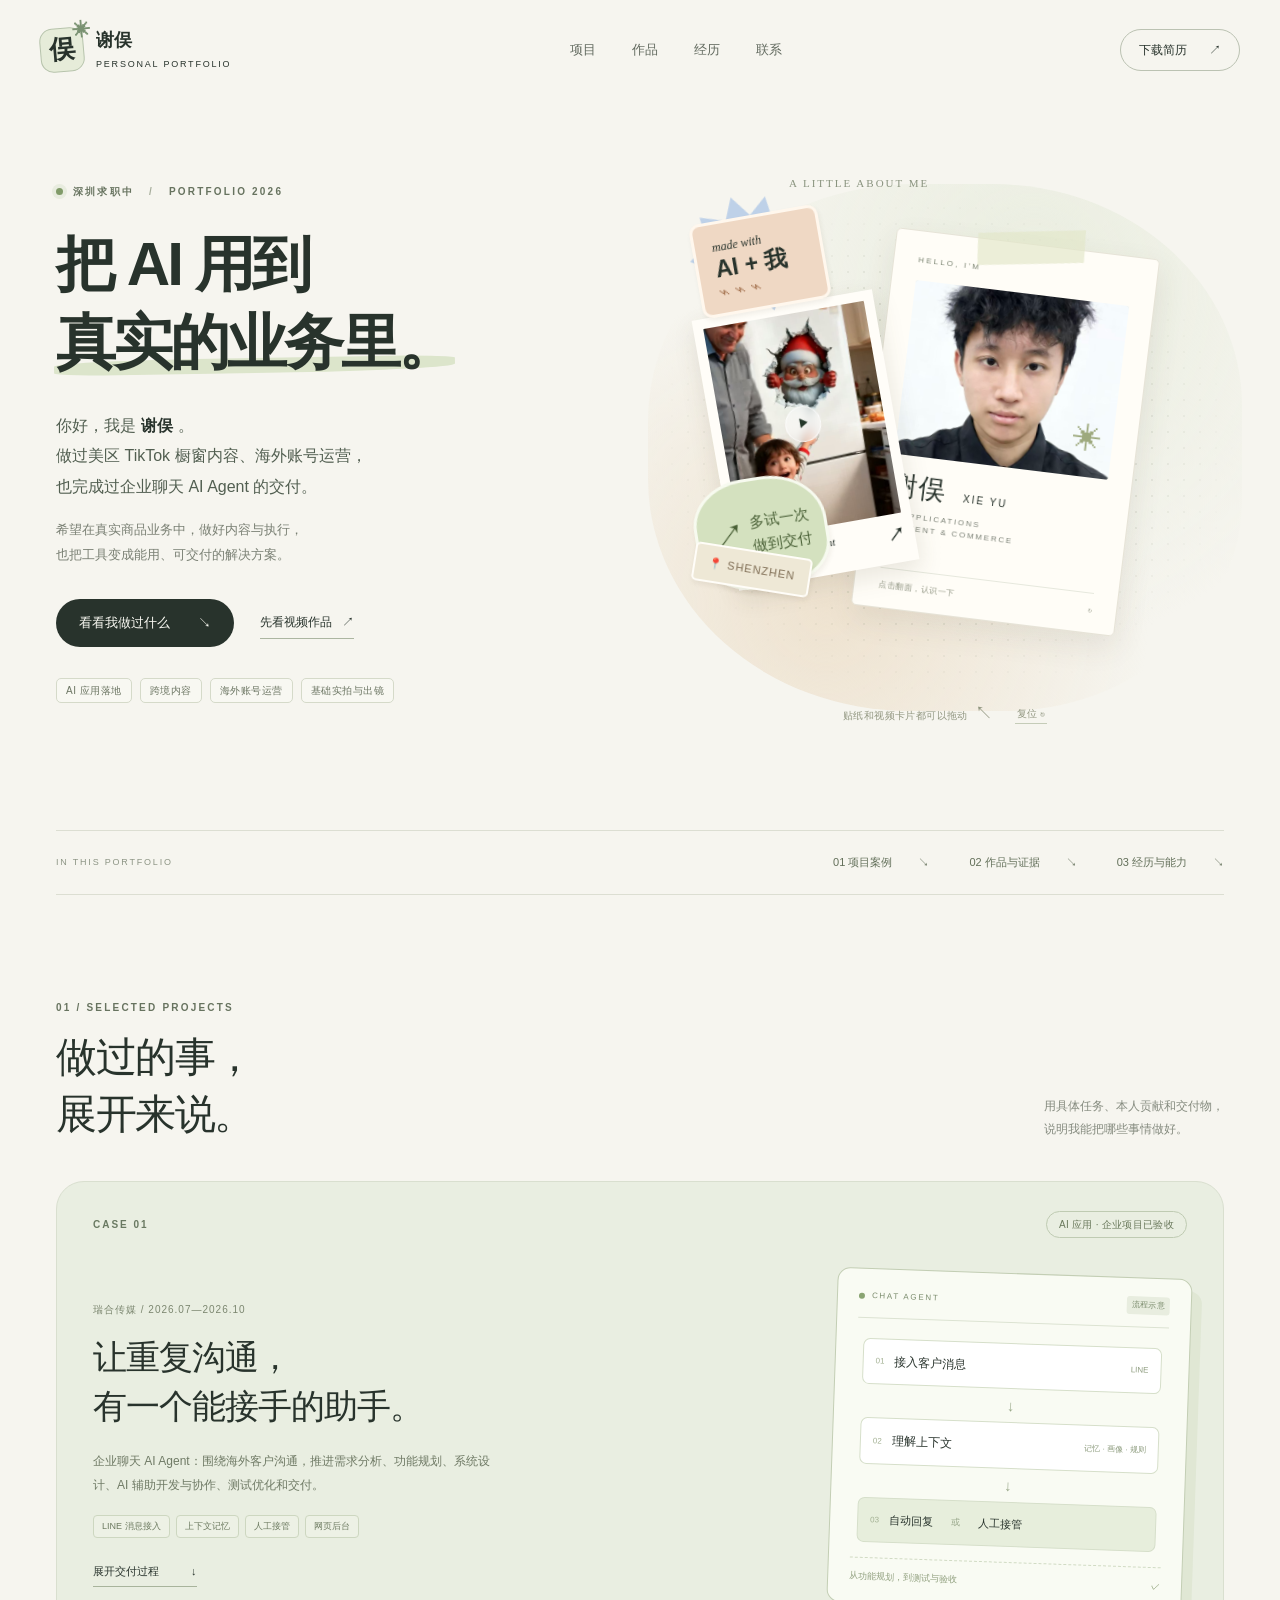
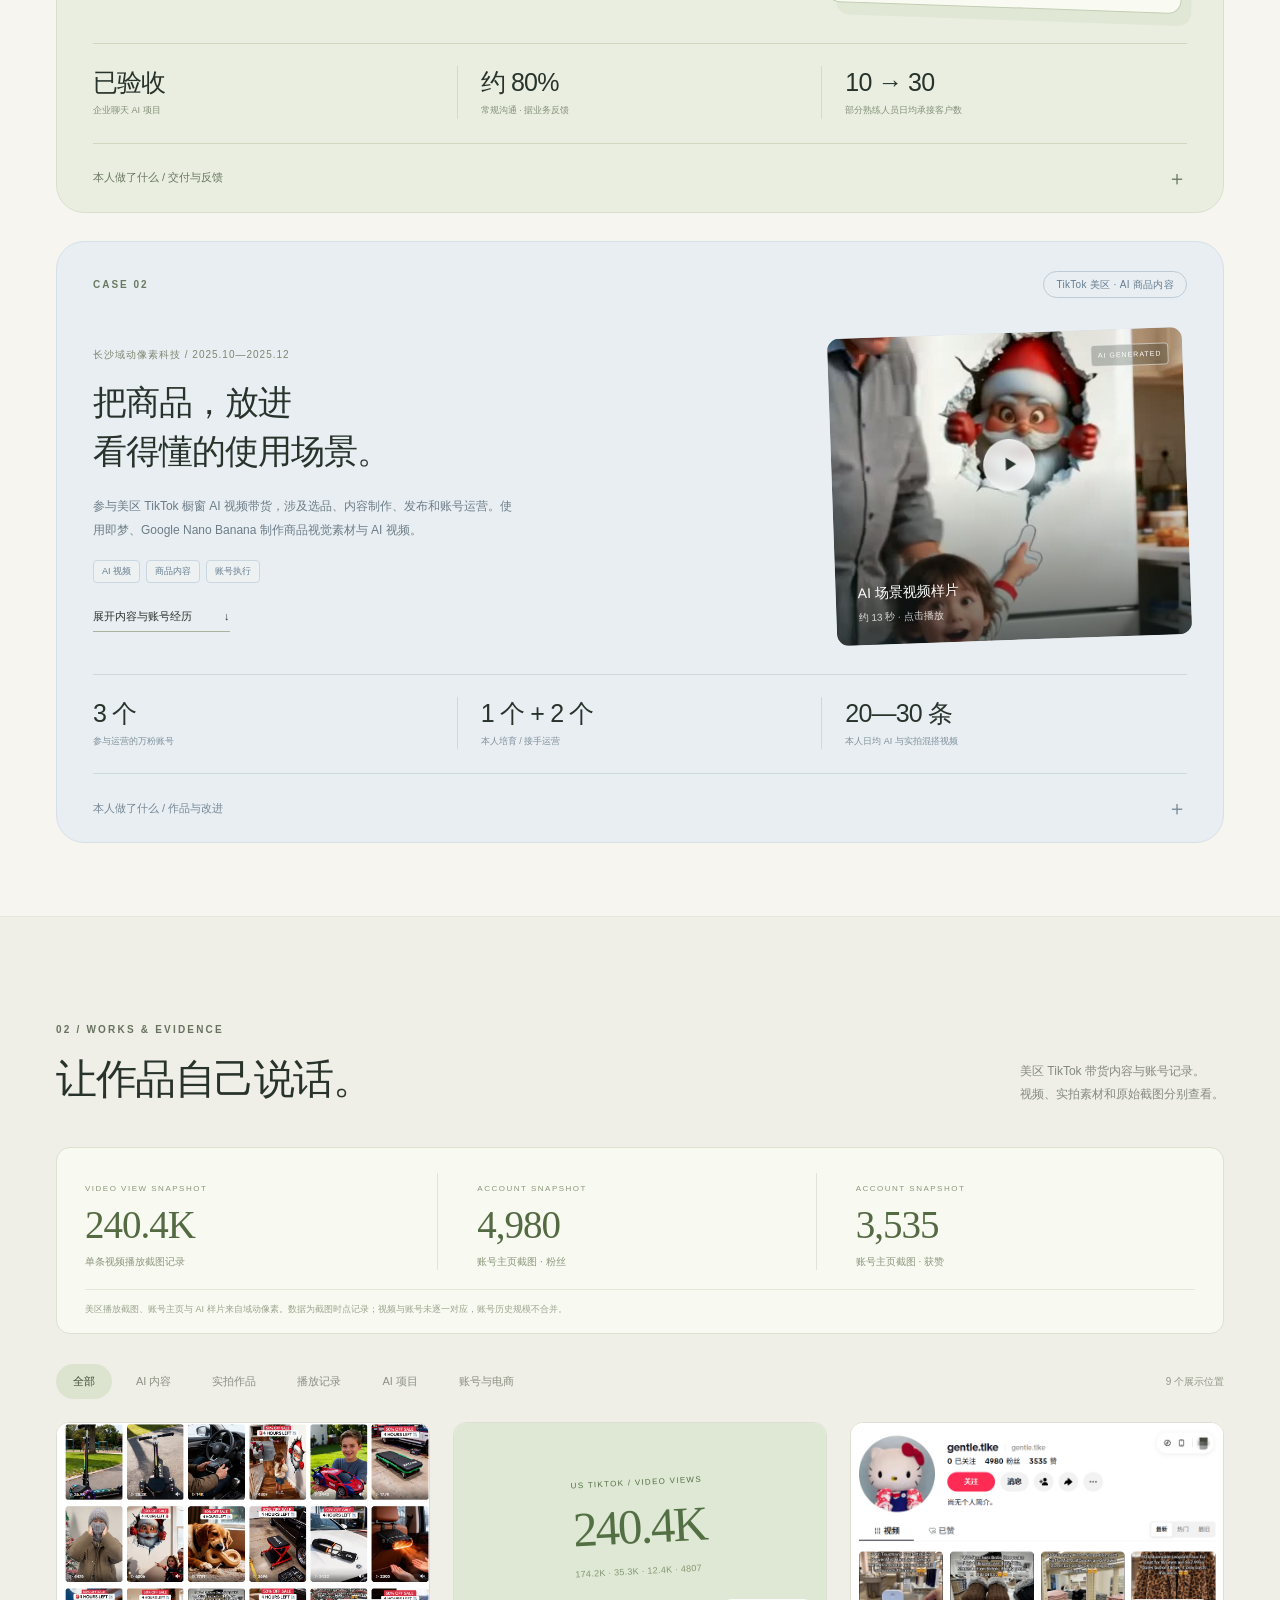
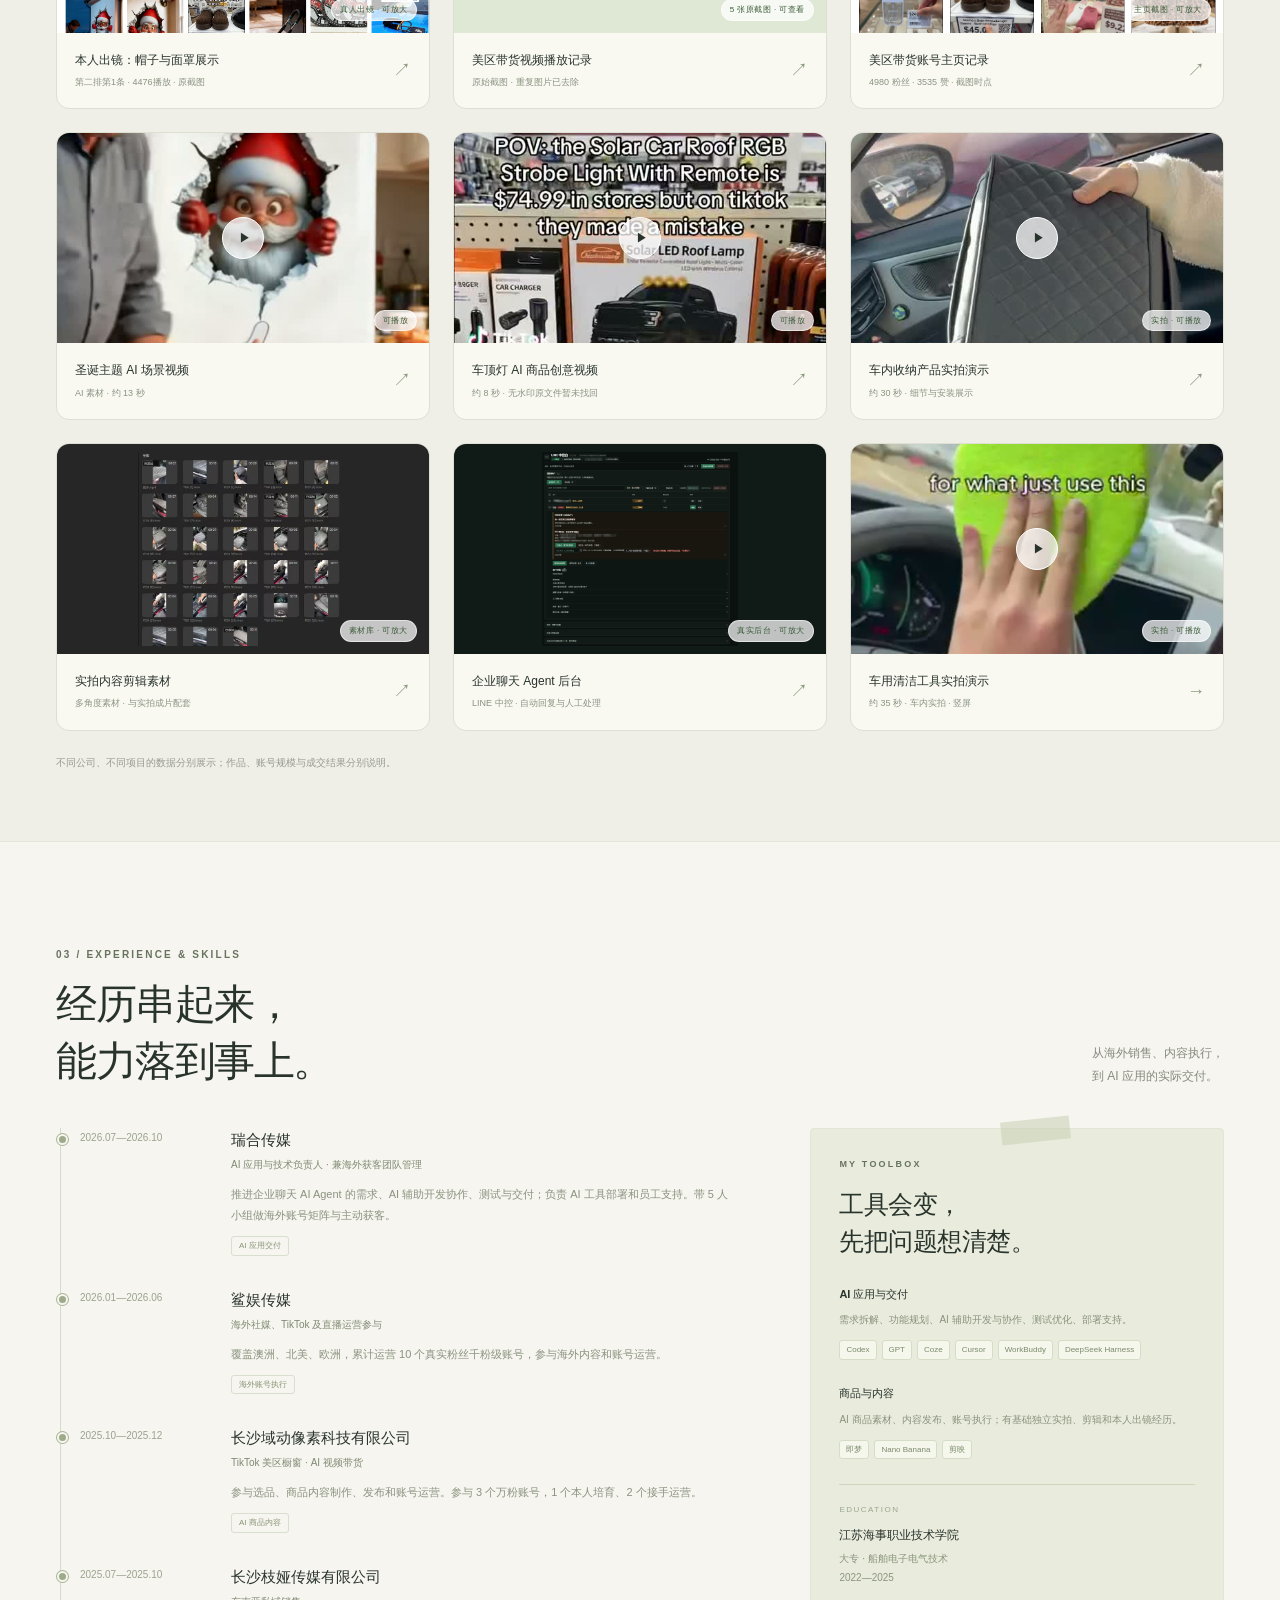
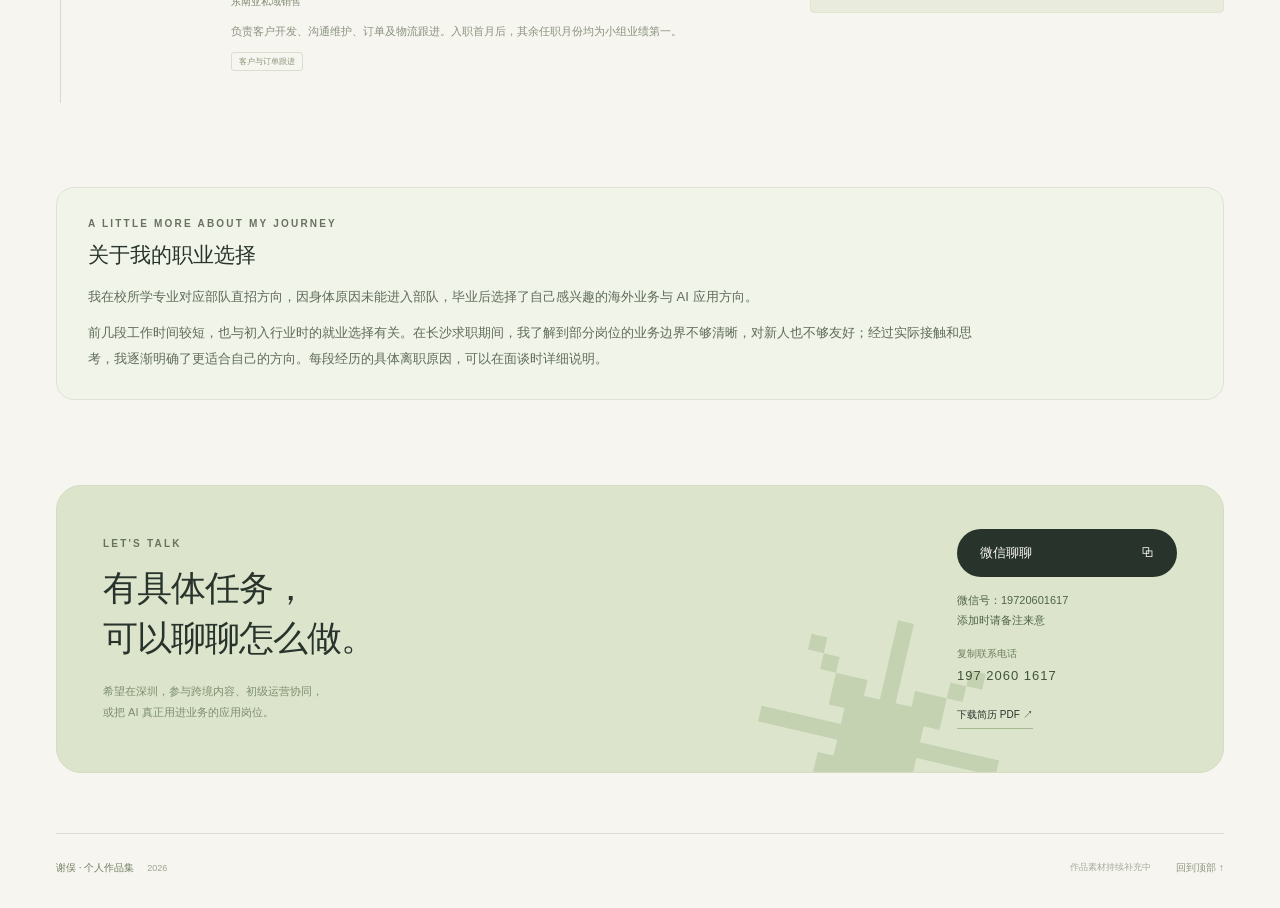
<file: index.html>
<!doctype html>
<html lang="zh-CN">
<head>
  <meta charset="utf-8">
  <meta name="viewport" content="width=device-width, initial-scale=1">
  <meta name="theme-color" content="#f6f5ef">
  <meta name="description" content="谢俣的个人作品集：AI应用交付、TikTok商品内容与海外账号运营。">
  <title>谢俣 · AI应用与跨境内容作品集</title>
  <link rel="icon" href="assets/favicon.svg" type="image/svg+xml">
  <link rel="stylesheet" href="styles.css?v=2">
  <script src="logic.js" defer></script>
  <script src="app.js?v=4" defer></script>
</head>
<body>
  <a class="skip-link" href="#main">跳到正文</a>
  <div class="reading-progress" aria-hidden="true"><span id="reading-progress"></span></div>
  <header class="site-header">
    <a class="brand" href="#top" aria-label="谢俣作品集首页"><span class="brand-mark">俣<span>✳</span></span><span>谢俣<small>PERSONAL PORTFOLIO</small></span></a>
    <nav aria-label="主导航"><a href="#projects">项目</a><a href="#works">作品</a><a href="#experience">经历</a><a href="#contact">联系</a></nav>
    <a class="resume-link" href="assets/xieyu-resume-aligned.pdf" download="谢俣-简历.pdf">下载简历 <span aria-hidden="true">↗</span></a>
  </header>

  <main id="main">
    <section class="hero shell" id="top" aria-labelledby="hero-title">
      <div class="hero-copy">
        <div class="eyebrow"><span class="status-dot"></span> 深圳求职中 <span class="eyebrow-divider">/</span> PORTFOLIO 2026</div>
        <h1 id="hero-title">把 AI 用到<br><span class="underlined">真实的业务里。</span></h1>
        <p class="hero-intro">你好，我是<span class="name-highlight">谢俣</span>。<br>做过美区 TikTok 橱窗内容、海外账号运营，<br class="desktop-break">也完成过企业聊天 AI Agent 的交付。</p>
        <p class="hero-direction">希望在真实商品业务中，做好内容与执行，<br>也把工具变成能用、可交付的解决方案。</p>
        <div class="hero-actions"><a class="button button-dark" href="#projects">看看我做过什么 <span aria-hidden="true">↘</span></a><a class="text-link" href="#works">先看视频作品 <span aria-hidden="true">↗</span></a></div>
        <div class="hero-tags"><span>AI 应用落地</span><span>跨境内容</span><span>海外账号运营</span><span>基础实拍与出镜</span></div>
      </div>
      <div class="moodboard" id="sticker-board" aria-label="互动名片与可拖动贴纸区域">
        <div class="board-grid" aria-hidden="true"></div>
        <span class="board-caption">A LITTLE ABOUT ME</span>
        <button class="profile-flip" id="profile-flip" type="button" aria-pressed="false" aria-label="翻转名片，查看个人介绍">
          <span class="profile-inner">
            <span class="profile-front">
              <span class="paper-tape" aria-hidden="true"></span><span class="profile-label">HELLO, I'M</span>
              <span class="portrait-space"><img src="assets/portrait-xieyu.jpg" alt="谢俣的个人照片" width="960" height="1282"><span class="portrait-spark" aria-hidden="true">✳</span></span>
              <span class="profile-name">谢俣 <small>XIE YU</small></span><span class="profile-description">AI APPLICATIONS<br>CONTENT & COMMERCE</span>
              <span class="flip-hint">点击翻面，认识一下 <span aria-hidden="true">↻</span></span>
            </span>
            <span class="profile-back"><span class="profile-label">A FEW MORE THINGS</span><strong>从需求开始，<br>做到可以使用。</strong><span class="profile-back-copy">2025 年毕业 · 大专<br>江苏海事职业技术学院<br>船舶电子电气技术</span><span class="profile-back-copy">喜欢把问题拆清楚，<br>再用 AI 工具反复试、做出来。</span><span class="profile-back-note">企业项目交付 · 海外内容实操</span><span class="flip-hint">再点一次，回到正面 ↻</span></span>
          </span>
        </button>
        <button class="sample-polaroid" type="button" data-media="video" data-x="0.08" data-y="0.40" data-rotation="-10" aria-label="拖动视频卡片，点击播放圣诞主题AI视频；也可用方向键移动，Home键复位"><img src="assets/christmas-poster.jpg" alt="已提供的圣诞主题AI视频画面" width="540" height="960" draggable="false"><span class="polaroid-play" aria-hidden="true">▶</span><span class="polaroid-caption">a little AI experiment <b>↗</b></span></button>
        <button class="sticker sticker-blue" data-x="0.59" data-y="0.06" data-rotation="12" type="button" aria-label="拖动蓝色贴纸，也可用方向键移动，Home键复位"><span aria-hidden="true">✳</span><b>MAKE<br>IT WORK.</b></button>
        <button class="sticker sticker-peach" data-x="0.05" data-y="0.10" data-rotation="-10" type="button" aria-label="拖动AI贴纸，也可用方向键移动，Home键复位"><span>made with</span><b>AI + 我</b><span class="sticker-scribble" aria-hidden="true">⌁⌁⌁</span></button>
        <button class="sticker sticker-green" data-x="0.64" data-y="0.71" data-rotation="-9" type="button" aria-label="拖动绿色贴纸，也可用方向键移动，Home键复位"><span aria-hidden="true">↗</span><b>多试一次<br>做到交付</b></button>
        <button class="sticker sticker-mini" data-x="0.18" data-y="0.77" data-rotation="9" type="button" aria-label="拖动深圳贴纸，也可用方向键移动，Home键复位">📍 SHENZHEN</button>
        <div class="board-tools"><span>贴纸和视频卡片都可以拖动 <span aria-hidden="true">↖</span></span><button id="reset-stickers" type="button">复位 ↻</button></div>
      </div>
    </section>

    <div class="section-index shell" aria-label="作品集目录"><span class="index-label">IN THIS PORTFOLIO</span><a href="#projects">01 项目案例 <span>↘</span></a><a href="#works">02 作品与证据 <span>↘</span></a><a href="#experience">03 经历与能力 <span>↘</span></a></div>

    <section class="projects shell section-space" id="projects" aria-labelledby="projects-title">
      <div class="section-heading reveal"><div><span class="eyebrow">01 / SELECTED PROJECTS</span><h2 id="projects-title">做过的事，<br>展开来说。</h2></div><p>用具体任务、本人贡献和交付物，<br>说明我能把哪些事情做好。</p></div>

      <article class="case-card agent-card reveal">
        <div class="case-top"><span class="case-number">CASE 01</span><span class="case-tag">AI 应用 · 企业项目已验收</span></div>
        <div class="case-main"><div class="case-copy"><span class="case-kicker">瑞合传媒 / 2026.07—2026.10</span><h3>让重复沟通，<br>有一个能接手的助手。</h3><p>企业聊天 AI Agent：围绕海外客户沟通，推进需求分析、功能规划、系统设计、AI 辅助开发与协作、测试优化和交付。</p><div class="case-pills"><span>LINE 消息接入</span><span>上下文记忆</span><span>人工接管</span><span>网页后台</span></div><a class="case-jump" href="#agent-details">展开交付过程 <span>↓</span></a></div>
          <div class="agent-visual" aria-label="聊天AI项目流程示意，非真实系统截图"><div class="visual-caption"><span class="tiny-dot"></span> CHAT AGENT <span class="sketch-label">流程示意</span></div><div class="agent-flow"><div><span>01</span>接入客户消息<small>LINE</small></div><i aria-hidden="true">↓</i><div><span>02</span>理解上下文<small>记忆 · 画像 · 规则</small></div><i aria-hidden="true">↓</i><div class="flow-split"><span>03</span><b>自动回复</b><em>或</em><b>人工接管</b></div></div><div class="agent-footnote">从功能规划，到测试与验收 <span>✓</span></div></div>
        </div>
        <div class="case-facts"><div><strong>已验收</strong><span>企业聊天 AI 项目</span></div><div><strong>约 80%</strong><span>常规沟通 · 据业务反馈</span></div><div><strong>10 → 30</strong><span>部分熟练人员日均承接客户数</span></div></div>
        <details class="case-details" id="agent-details"><summary>本人做了什么 / 交付与反馈 <span aria-hidden="true">＋</span></summary><div class="details-body"><div class="case-story"><div><h4>业务问题</h4><p>海外客户沟通存在重复回复和上下文维护需求，需要在自动处理与人工接管之间建立清晰流程。</p></div><div><h4>本人贡献</h4><p>需求分析、功能规划、系统设计、AI 辅助开发与开发协作、测试优化和交付；另负责 AI 工具部署及员工支持。</p></div><div><h4>交付结果</h4><p>项目通过公司验收。据业务反馈，可承担前端精聊约 80% 的常规工作；部分熟练使用人员日均承接客户由约 10 人增至约 30 人。</p></div></div><p class="evidence-note">以上为业务反馈口径。后台截图已提供，工作流与测试记录待补充。</p><div class="evidence-row"><button class="evidence-slot" type="button" data-media="agent-dashboard"><span class="slot-icon">▦</span><strong>网页后台与人工接管</strong><small>中控后台截图 · 点击查看</small></button><button class="evidence-slot" type="button" data-media="agent-flow"><span class="slot-icon">↳</span><strong>工作流与测试记录</strong><small>截图位 · 待补充</small></button></div></div></details>
      </article>

      <article class="case-card content-card reveal">
        <div class="case-top"><span class="case-number">CASE 02</span><span class="case-tag">TikTok 美区 · AI 商品内容</span></div>
        <div class="case-main"><div class="case-copy"><span class="case-kicker">长沙域动像素科技 / 2025.10—2025.12</span><h3>把商品，放进<br>看得懂的使用场景。</h3><p>参与美区 TikTok 橱窗 AI 视频带货，涉及选品、内容制作、发布和账号运营。使用即梦、Google Nano Banana 制作商品视觉素材与 AI 视频。</p><div class="case-pills"><span>AI 视频</span><span>商品内容</span><span>账号执行</span></div><a class="case-jump" href="#content-details">展开内容与账号经历 <span>↓</span></a></div><button class="content-preview" type="button" data-media="video"><img src="assets/christmas-poster.jpg" alt="圣诞主题AI场景视频预览" width="540" height="960" loading="lazy"><span class="preview-grid" aria-hidden="true"></span><span class="preview-play" aria-hidden="true">▶</span><span class="preview-label"><b>AI 场景视频样片</b><small>约 13 秒 · 点击播放</small></span><span class="preview-corner">AI GENERATED</span></button></div>
        <div class="case-facts"><div><strong>3 个</strong><span>参与运营的万粉账号</span></div><div><strong>1 个 + 2 个</strong><span>本人培育 / 接手运营</span></div><div><strong>20—30 条</strong><span>本人日均 AI 与实拍混搭视频</span></div></div>
        <details class="case-details" id="content-details"><summary>本人做了什么 / 作品与改进 <span aria-hidden="true">＋</span></summary><div class="details-body"><div class="case-story"><div><h4>工作内容</h4><p>参与选品和内容方向调整，制作商品素材与 AI 视频，完成内容发布及账号运营。</p></div><div><h4>已有基础</h4><p>有少量独立基础实拍与剪辑经验，脚本主要参考现成内容。参与的 3 个万粉账号中，1 个由本人培育、2 个为接手运营。</p></div><div><h4>复盘方向</h4><p>继续提升商品外观一致性、原创脚本和真实使用展示，把内容表现与商品点击、成交判断结合起来。</p></div></div><p class="evidence-note">产量为本人日均 AI 与实拍混搭视频数量，不代表成交成绩。样片制作过程待补齐后展示。</p><div class="evidence-row"><button class="evidence-slot" type="button" data-media="account-domain"><span class="slot-icon">↗</span><strong>账号主页与本人贡献</strong><small>截图位 · 待补充</small></button><button class="evidence-slot" type="button" data-media="content-process"><span class="slot-icon">✳</span><strong>原商品图 → 素材 → 成片</strong><small>过程位 · 待补充</small></button></div></div></details>
      </article>

      <article class="case-card shop-card reveal" hidden>
        <div class="case-top"><span class="case-number">CASE 03</span><span class="case-tag">菲律宾本土店 · 运营实践</span></div>
        <div class="case-main"><div class="case-copy"><span class="case-kicker">TikTok Shop / 约 1 个月</span><h3>菲律宾店运营实践</h3><p>开展菲律宾 TikTok 本土店运营实践，从货盘中挑选较热门且有现货的商品，负责选品、上架、视频和客服，由当地仓库发货。</p><div class="case-pills"><span>选品与上架</span><span>内容与客服</span><span>本地仓发货</span></div><a class="case-jump" href="#shop-details">展开运营实践 <span>↓</span></a></div><div class="shop-visual"><span class="receipt-pin" aria-hidden="true"></span><div class="receipt-head">SHOP OPERATIONS<span>PH / TikTok Shop</span></div><div class="receipt-line"><span>实践时长</span><b>约 1 个月</b></div><div class="receipt-line"><span>实际订单</span><b>5 单</b></div><div class="receipt-line"><span>主要来源</span><b>商城流量</b></div><div class="receipt-divider"></div><p>选品 → 上架 → 内容 → 客服<br><span>当地仓库负责发货</span></p><span class="receipt-stamp">运营实践</span></div></div>
        <details class="case-details" id="shop-details"><summary>本人做了什么 / 订单与复盘 <span aria-hidden="true">＋</span></summary><div class="details-body"><div class="case-story"><div><h4>选择商品</h4><p>优先从现成货盘中选择较热门且有现货的商品，结合售价与货源成本判断初步空间。</p></div><div><h4>本人负责</h4><p>选品、商品上架、视频和客服；订单由菲律宾当地仓库发货。期间共出 5 单，主要来自商城流量。</p></div><div><h4>实践收获</h4><p>了解多环节运营执行的时间成本，继续补强完整费用核算、内容转化和持续经营判断。</p></div></div></div></details>
      </article>
    </section>

    <section class="works-section section-space" id="works" aria-labelledby="works-title"><div class="shell">
      <div class="section-heading reveal"><div><span class="eyebrow">02 / WORKS & EVIDENCE</span><h2 id="works-title">让作品自己说话。</h2></div><p>美区 TikTok 带货内容与账号记录。<br>视频、实拍素材和原始截图分别查看。</p></div>
      <div class="performance-summary reveal" aria-label="已提供的播放量和账号截图数据"><div><span>VIDEO VIEW SNAPSHOT</span><strong>240.4K</strong><p>单条视频播放截图记录</p></div><div><span>ACCOUNT SNAPSHOT</span><strong>4,980</strong><p>账号主页截图 · 粉丝</p></div><div><span>ACCOUNT SNAPSHOT</span><strong>3,535</strong><p>账号主页截图 · 获赞</p></div><small>美区播放截图、账号主页与 AI 样片来自域动像素。数据为截图时点记录；视频与账号未逐一对应，账号历史规模不合并。</small></div>
      <div class="works-toolbar"><div class="filter-group" role="group" aria-label="筛选作品"><button class="filter-button active" type="button" data-filter="all" aria-pressed="true">全部</button><button class="filter-button" type="button" data-filter="content" aria-pressed="false">AI 内容</button><button class="filter-button" type="button" data-filter="real" aria-pressed="false">实拍作品</button><button class="filter-button" type="button" data-filter="records" aria-pressed="false">播放记录</button><button class="filter-button" type="button" data-filter="ai" aria-pressed="false">AI 项目</button><button class="filter-button" type="button" data-filter="commerce" aria-pressed="false">账号与电商</button></div><span class="works-count" id="works-count" aria-live="polite">9 个展示位置</span></div>
      <div class="gallery-grid" id="gallery">
        <button class="gallery-card gallery-account" type="button" data-category="real" data-media="us-content-grid"><span class="gallery-image"><img src="assets/us-content-grid.png" alt="美区TikTok视频列表，第二排第1条为本人出镜的帽子与面罩展示，截图显示4476播放" width="1329" height="861" loading="lazy"><span class="gallery-status ready">真人出镜 · 可放大</span></span><span class="gallery-caption"><b>本人出镜：帽子与面罩展示</b><small>第二排第1条 · 4476播放 · 原截图</small><span aria-hidden="true">↗</span></span></button>
        <button class="gallery-card gallery-records" type="button" data-category="records" data-media="us-video-views"><span class="gallery-placeholder mint"><span class="view-record-cover"><small>US TIKTOK / VIDEO VIEWS</small><strong>240.4K</strong><span>174.2K · 35.3K · 12.4K · 4807</span></span><span class="gallery-status ready">5 张原截图 · 可查看</span></span><span class="gallery-caption"><b>美区带货视频播放记录</b><small>原始截图 · 重复图片已去除</small><span aria-hidden="true">↗</span></span></button>
        <button class="gallery-card gallery-account" type="button" data-category="records" data-media="us-account"><span class="gallery-image"><img src="assets/us-account-overview.png" alt="美区TikTok带货账号主页，截图显示4980粉丝和3535赞" width="842" height="828" loading="lazy"><span class="gallery-status ready">主页截图 · 可放大</span></span><span class="gallery-caption"><b>美区带货账号主页记录</b><small>4980 粉丝 · 3535 赞 · 截图时点</small><span aria-hidden="true">↗</span></span></button>
        <button class="gallery-card gallery-video" type="button" data-category="content" data-media="video"><span class="gallery-image"><img src="assets/christmas-poster.jpg" alt="圣诞主题AI视频封面" width="540" height="960" loading="lazy"><span class="gallery-play" aria-hidden="true">▶</span><span class="gallery-status ready">可播放</span></span><span class="gallery-caption"><b>圣诞主题 AI 场景视频</b><small>AI 素材 · 约 13 秒</small><span aria-hidden="true">↗</span></span></button>
        <button class="gallery-card gallery-video" type="button" data-category="content" data-media="solar-ai"><span class="gallery-image"><img src="assets/solar-lamp-original-poster.jpg" alt="车顶灯AI创意视频原提供版本，保留平台水印" width="540" height="960" loading="lazy"><span class="gallery-play" aria-hidden="true">▶</span><span class="gallery-status ready">可播放</span></span><span class="gallery-caption"><b>车顶灯 AI 商品创意视频</b><small>约 8 秒 · 无水印原文件暂未找回</small><span aria-hidden="true">↗</span></span></button>
        <button class="gallery-card gallery-video" type="button" data-category="real" data-media="car-real"><span class="gallery-image"><img src="assets/car-organizer-poster.jpg" alt="车内收纳产品实拍展示封面" width="540" height="960" loading="lazy"><span class="gallery-play" aria-hidden="true">▶</span><span class="gallery-status ready">实拍 · 可播放</span></span><span class="gallery-caption"><b>车内收纳产品实拍演示</b><small>约 30 秒 · 细节与安装展示</small><span aria-hidden="true">↗</span></span></button>
        <button class="gallery-card gallery-source" type="button" data-category="real" data-media="car-source"><span class="gallery-image"><img src="assets/car-organizer-source-library.jpg" alt="车内收纳产品实拍剪辑素材库，包含多个细节和安装展示片段" width="706" height="653" loading="lazy"><span class="gallery-status ready">素材库 · 可放大</span></span><span class="gallery-caption"><b>实拍内容剪辑素材</b><small>多角度素材 · 与实拍成片配套</small><span aria-hidden="true">↗</span></span></button>
        <button class="gallery-card gallery-dashboard" type="button" data-category="ai" data-media="agent-dashboard"><span class="gallery-image"><img src="assets/line-agent-dashboard.png" alt="LINE聊天Agent中控后台，显示客户列表和人工处理界面" width="1178" height="1168" loading="lazy"><span class="gallery-status ready">真实后台 · 可放大</span></span><span class="gallery-caption"><b>企业聊天 Agent 后台</b><small>LINE 中控 · 自动回复与人工处理</small><span aria-hidden="true">↗</span></span></button>
        <button class="gallery-card gallery-video" type="button" data-category="real" data-media="car-clean"><span class="gallery-image"><img src="assets/car-window-cleaner-poster.jpg" alt="车内实拍：车用清洁工具演示封面" width="540" height="960" loading="lazy"><span class="gallery-play" aria-hidden="true">▶</span><span class="gallery-status ready">实拍 · 可播放</span></span><span class="gallery-caption"><b>车用清洁工具实拍演示</b><small>约 35 秒 · 车内实拍 · 竖屏</small><span aria-hidden="true">→</span></span></button>
        <!-- <button class="gallery-card" type="button" data-category="commerce" data-media="account-domain"><span class="gallery-placeholder lavender"><span class="placeholder-art account-art" aria-hidden="true"><i></i><b></b><b></b><b></b></span><span class="gallery-status">截图待补</span></span><span class="gallery-caption"><b>美区账号运营记录</b><small>域动像素 · 分开呈现个人贡献</small><span aria-hidden="true">↗</span></span></button> -->
        <!-- <button class="gallery-card" type="button" data-category="content" data-media="content-process"><span class="gallery-placeholder peach"><span class="placeholder-art frame-art" aria-hidden="true">✳ <i>→</i> ▷</span><span class="gallery-status">素材待补</span></span><span class="gallery-caption"><b>商品内容制作过程</b><small>商品资料 · 脚本 · 成片</small><span aria-hidden="true">↗</span></span></button> -->
        <!-- <button class="gallery-card" type="button" data-category="commerce" data-media="account-shayu"><span class="gallery-placeholder sky"><span class="placeholder-art matrix-art" aria-hidden="true"><i></i><i></i><i></i><i></i></span><span class="gallery-status">截图待补</span></span><span class="gallery-caption"><b>海外社媒账号经历</b><small>鲨娱传媒 · 多地区账号运营</small><span aria-hidden="true">↗</span></span></button> -->
      </div><p class="gallery-footnote">不同公司、不同项目的数据分别展示；作品、账号规模与成交结果分别说明。</p></div></section>

    <section class="experience shell section-space" id="experience" aria-labelledby="experience-title"><div class="section-heading reveal"><div><span class="eyebrow">03 / EXPERIENCE & SKILLS</span><h2 id="experience-title">经历串起来，<br>能力落到事上。</h2></div><p>从海外销售、内容执行，<br>到 AI 应用的实际交付。</p></div><div class="experience-layout"><div class="timeline">
      <article class="timeline-item reveal"><span class="timeline-date">2026.07—2026.10</span><div><h3>瑞合传媒</h3><h4>AI 应用与技术负责人 · 兼海外获客团队管理</h4><p>推进企业聊天 AI Agent 的需求、AI 辅助开发协作、测试与交付；负责 AI 工具部署和员工支持。带 5 人小组做海外账号矩阵与主动获客。</p><span class="timeline-chip">AI 应用交付</span></div></article>
      <article class="timeline-item reveal"><span class="timeline-date">2026.01—2026.06</span><div><h3>鲨娱传媒</h3><h4>海外社媒、TikTok 及直播运营参与</h4><p>覆盖澳洲、北美、欧洲，累计运营 10 个真实粉丝千粉级账号，参与海外内容和账号运营。</p><span class="timeline-chip">海外账号执行</span></div></article>
      <article class="timeline-item reveal"><span class="timeline-date">2025.10—2025.12</span><div><h3>长沙域动像素科技有限公司</h3><h4>TikTok 美区橱窗 · AI 视频带货</h4><p>参与选品、商品内容制作、发布和账号运营。参与 3 个万粉账号，1 个本人培育、2 个接手运营。</p><span class="timeline-chip">AI 商品内容</span></div></article>
      <article class="timeline-item reveal"><span class="timeline-date">2025.07—2025.10</span><div><h3>长沙枝娅传媒有限公司</h3><h4>东南亚私域销售</h4><p>负责客户开发、沟通维护、订单及物流跟进。入职首月后，其余任职月份均为小组业绩第一。</p><span class="timeline-chip">客户与订单跟进</span></div></article>
    </div><aside class="skills-note reveal"><span class="note-pin" aria-hidden="true"></span><span class="eyebrow">MY TOOLBOX</span><h3>工具会变，<br>先把问题想清楚。</h3><div class="skill-group"><h4>AI 应用与交付</h4><p>需求拆解、功能规划、AI 辅助开发与协作、测试优化、部署支持。</p><div class="tool-tags"><span>Codex</span><span>GPT</span><span>Coze</span><span>Cursor</span><span>WorkBuddy</span><span>DeepSeek Harness</span></div></div><div class="skill-group"><h4>商品与内容</h4><p>AI 商品素材、内容发布、账号执行；有基础独立实拍、剪辑和本人出镜经历。</p><div class="tool-tags"><span>即梦</span><span>Nano Banana</span><span>剪映</span></div></div><div class="education-note"><span>EDUCATION</span><strong>江苏海事职业技术学院</strong><p>大专 · 船舶电子电气技术<br>2022—2025</p></div></aside></div></section>

    <section class="career-note shell" aria-labelledby="career-note-title"><div class="career-note-inner"><span class="eyebrow">A LITTLE MORE ABOUT MY JOURNEY</span><h2 id="career-note-title">关于我的职业选择</h2><p>我在校所学专业对应部队直招方向，因身体原因未能进入部队，毕业后选择了自己感兴趣的海外业务与 AI 应用方向。</p><p>前几段工作时间较短，也与初入行业时的就业选择有关。在长沙求职期间，我了解到部分岗位的业务边界不够清晰，对新人也不够友好；经过实际接触和思考，我逐渐明确了更适合自己的方向。每段经历的具体离职原因，可以在面谈时详细说明。</p></div></section>

    <section class="contact shell" id="contact" aria-labelledby="contact-title"><div class="contact-inner reveal"><span class="contact-star" aria-hidden="true">✳</span><div><span class="eyebrow">LET'S TALK</span><h2 id="contact-title">有具体任务，<br>可以聊聊怎么做。</h2><p>希望在深圳，参与跨境内容、初级运营协同，<br>或把 AI 真正用进业务的应用岗位。</p></div><div class="contact-actions"><button class="button button-dark" id="wechat-contact" type="button" data-copy="19720601617" data-copy-label="微信号" data-copy-note="添加时请备注来意" aria-label="复制微信号19720601617，添加时请备注来意">微信聊聊 <span aria-hidden="true">⧉</span></button><p class="wechat-note">微信号：19720601617<br>添加时请备注来意</p><button class="copy-contact" type="button" data-copy="19720601617">复制联系电话 <span>197 2060 1617</span></button><a class="text-link" href="assets/xieyu-resume-aligned.pdf" download="谢俣-简历.pdf">下载简历 PDF ↗</a></div></div></section>
  </main>
  <footer class="site-footer shell"><span>谢俣 · 个人作品集 <small>2026</small></span><span class="draft-note">作品素材持续补充中</span><button type="button" id="open-materials" hidden>待补素材清单 ↗</button><a href="#top" aria-label="回到顶部">回到顶部 ↑</a></footer>
  <div class="toast" id="toast" role="status" aria-live="polite"></div>
  <dialog id="media-dialog" aria-labelledby="media-title"><div class="dialog-heading"><div><span class="eyebrow" id="media-label">PROJECT MATERIAL</span><h2 id="media-title"></h2></div><button class="dialog-close" type="button" data-close="media-dialog" aria-label="关闭作品弹窗">×</button></div><div id="media-content"></div></dialog>
  <dialog id="materials-dialog" aria-labelledby="materials-title"><div class="dialog-heading"><div><span class="eyebrow">NEXT / MATERIALS</span><h2 id="materials-title">找这些素材，就能补齐作品集。</h2></div><button class="dialog-close" type="button" data-close="materials-dialog" aria-label="关闭素材清单">×</button></div><p class="dialog-description">优先找手头已有的截图，不需要为了凑数字补造记录。发给我时标注项目名称和本人负责部分即可。</p><div class="material-checklist" id="material-checklist"><section><h3>01 企业聊天 AI Agent</h3><ul><li>网页后台总览、自动回复与人工接管</li><li>客户画像、上下文记忆、规则或阶段管理</li><li>需求/流程图、测试和验收相关记录</li><li>可以展示的短演示录屏</li></ul></section><section><h3>02 美区橱窗与 AI 内容</h3><ul><li>2—3 条本人参与制作的真实作品</li><li>对应原商品图、素材或脚本</li><li>账号主页及现有内容表现记录</li><li>注明哪一个自己培育、哪两个接手</li></ul></section><section><h3>03 个人资料与其他账号</h3><ul><li>一张你愿意放在作品集上的个人照片</li><li>鲨娱、瑞合的账号记录分别整理</li><li>截图先遮住客户联系方式、密钥等信息</li></ul></section></div><div class="dialog-actions"><button class="button button-dark" id="copy-materials" type="button">复制素材清单 <span>↗</span></button><button class="button button-light" type="button" data-close="materials-dialog">先看看页面</button></div></dialog>
</body>
</html>
</file>
<file: styles.css>
@charset "UTF-8";
:root{--paper:#f6f5ef;--ink:#28332c;--muted:#697166;--line:#dcded2;--green:#e5ebdc;--blue:#dce5ef;--peach:#f1dfd0;--accent:#b5c49a;--radius:28px;--serif:Georgia,"Noto Serif SC","Songti SC",SimSun,serif;--sans:Inter,"Segoe UI","PingFang SC","Microsoft YaHei",sans-serif}
*{box-sizing:border-box}html{scroll-behavior:smooth;scroll-padding-top:105px}body{margin:0;background:var(--paper);color:var(--ink);font-family:var(--sans);font-size:15px;line-height:1.7;-webkit-font-smoothing:antialiased}body:has(dialog[open]){overflow:hidden}button,a{-webkit-tap-highlight-color:transparent}button{font:inherit;color:inherit}button,a{touch-action:manipulation}button{cursor:pointer}a{color:inherit;text-decoration:none}img{display:block;max-width:100%}button{border:0}h1,h2,h3,h4,p{margin:0}button:focus-visible,a:focus-visible,summary:focus-visible{outline:3px solid #638dce;outline-offset:5px}.shell{max-width:1240px;width:calc(100% - 112px);margin-inline:auto}.skip-link{position:fixed;z-index:100;top:-80px;left:20px;background:var(--ink);color:white;padding:12px 20px;border-radius:12px}.skip-link:focus{top:15px}.reading-progress{height:3px;position:fixed;inset:0 0 auto;z-index:50}.reading-progress span{display:block;height:100%;width:0;background:#819565;transition:width .1s linear}.site-header{height:100px;max-width:1400px;width:calc(100% - 80px);margin:auto;display:flex;align-items:center;justify-content:space-between;gap:30px;position:relative;z-index:20}.brand{display:flex;align-items:center;gap:12px;font-size:18px;font-weight:650;line-height:1.2}.brand small{display:block;font-size:9px;letter-spacing:1.8px;font-weight:500;margin-top:7px}.brand-mark{height:44px;width:44px;border:1px solid #b7c4ac;background:#e6ecd9;border-radius:13px;display:grid;place-items:center;font-size:26px;position:relative;transform:rotate(-5deg)}.brand-mark>span{position:absolute;font-size:18px;right:-9px;top:-7px;color:#7a9272}.site-header nav{display:flex;gap:36px;color:#626a5f;font-size:13px}.site-header nav a{position:relative;padding:10px 0}.site-header nav a:after{position:absolute;content:"";height:2px;left:0;bottom:3px;width:0;background:var(--ink);transition:width .2s}.site-header nav a:hover:after,.site-header nav a.active:after{width:100%}.resume-link{border:1px solid #bbc2b2;border-radius:30px;padding:10px 18px;font-size:12px;display:flex;gap:22px;align-items:center;transition:background .2s,transform .2s}.resume-link:hover{background:#e8ecdf;transform:translateY(-2px)}.hero{min-height:730px;padding-top:58px;padding-bottom:90px;display:grid;grid-template-columns:1.04fr 1fr;gap:30px;align-items:center}.hero-copy{position:relative;z-index:2;padding-bottom:12px}.eyebrow{font-size:10px;letter-spacing:2.2px;font-weight:650;display:flex;align-items:center;gap:10px;line-height:1.7;color:#67735f}.status-dot{width:7px;height:7px;border-radius:50%;background:#819b69;box-shadow:0 0 0 4px #e8ecdf}.eyebrow-divider{margin-inline:5px;color:#a6ad9b}.hero h1{font-size:clamp(42px,4.7vw,66px);font-weight:600;line-height:1.3;letter-spacing:-3px;margin:26px 0 29px}.underlined{position:relative;isolation:isolate;white-space:nowrap}.underlined:after{content:"";position:absolute;left:-2px;right:0;bottom:3px;height:15px;background:#dce5cb;z-index:-1;transform:rotate(-1deg);border-radius:35% 20% 40% 20%}.hero-intro{font-size:16px;line-height:1.9;color:#525f51}.name-highlight{font-weight:650;color:var(--ink);margin-inline:5px}.hero-direction{font-size:13px;color:#7a8074;margin-top:16px;line-height:1.9}.hero-actions{display:flex;gap:26px;align-items:center;margin-top:31px}.button{display:inline-flex;align-items:center;justify-content:center;gap:28px;padding:14px 23px;border-radius:30px;font-size:13px;font-weight:550;line-height:1.6;transition:transform .2s,background .2s,box-shadow .2s}.button:hover{transform:translateY(-3px);box-shadow:0 6px 16px #28332c12}.button-dark{background:var(--ink);color:#fafaf3}.button-dark:hover{background:#44513e}.button-light{background:#e9ecdf}.text-link{font-size:12px;display:inline-flex;gap:10px;align-items:center;border-bottom:1px solid #acb6a1;padding-block:5px}.hero-tags{display:flex;gap:8px;flex-wrap:wrap;margin-top:31px}.hero-tags span{border:1px solid #d5dac9;border-radius:5px;color:#6b7562;font-size:10px;letter-spacing:.5px;padding:3px 9px;background:#fcfcf680}.moodboard{height:560px;position:relative;min-width:0;isolation:isolate}.board-grid{position:absolute;inset:15px -18px 18px;border-radius:45% 42% 40% 44%;background:radial-gradient(ellipse at 65% 20%,#e9eddf 0,transparent 60%),radial-gradient(ellipse at 30% 80%,#eee2cf 0,transparent 55%);z-index:-2}.board-grid:after{content:"";position:absolute;inset:0;opacity:.3;mask-image:radial-gradient(ellipse,black 25%,transparent 70%);background-image:radial-gradient(#8a927c .8px,transparent .8px);background-size:16px 16px}.board-caption{position:absolute;top:5px;left:22%;font-family:var(--serif);font-size:11px;letter-spacing:2px;color:#89937e}.profile-flip{position:absolute;width:265px;height:380px;left:37%;top:13%;background:none;padding:0;perspective:1100px;transform:rotate(7deg);z-index:2;transition:transform .35s}.profile-flip:hover{transform:rotate(3deg) translateY(-5px)}.profile-inner{display:block;position:relative;width:100%;height:100%;transition:transform .7s cubic-bezier(.2,.7,.2,1);transform-style:preserve-3d}.profile-flip[aria-pressed=true] .profile-inner{transform:rotateY(180deg)}.profile-front,.profile-back{position:absolute;inset:0;display:flex;flex-direction:column;align-items:flex-start;padding:22px 24px 15px;background:#fffdf7;border:1px solid #e6e3d7;box-shadow:2px 12px 30px #534c3519;border-radius:5px;backface-visibility:hidden;-webkit-backface-visibility:hidden;text-align:left}.profile-label{font-size:8px;letter-spacing:2.2px;color:#7d8674}.paper-tape{position:absolute;left:80px;top:-14px;height:34px;width:110px;background:#e2e7c8a8;transform:rotate(-9deg);clip-path:polygon(2% 0,100% 4%,97% 100%,0 95%)}.portrait-space{height:175px;width:100%;margin-top:13px;border-radius:3px;display:flex;flex-direction:column;align-items:center;justify-content:center;background:#e4e8dc;position:relative;overflow:hidden}.portrait-space:before,.portrait-space:after{content:"";position:absolute;width:180px;height:180px;border:1px solid #c5cfb9;border-radius:50%;right:-45px;top:-62px}.portrait-space:after{width:130px;height:130px;left:-55px;top:90px}.portrait-monogram{font-family:var(--serif);font-size:90px;line-height:1;color:#647857;position:relative;z-index:1}.portrait-note{font-size:8px;color:#738266;margin-top:13px}.portrait-spark{position:absolute;right:11px;bottom:12px;color:#9da97d;font-size:29px}.profile-name{font-size:27px;margin-top:14px;line-height:1.3;letter-spacing:1px}.profile-name small{font-size:10px;margin-left:9px;letter-spacing:2px;font-weight:400}.profile-description{font-size:8px;letter-spacing:1.8px;margin-top:6px;line-height:1.6;color:#7d8378}.flip-hint{width:100%;display:flex;align-items:center;justify-content:space-between;font-size:8px;color:#929785;border-top:1px solid #e6e8dd;margin-top:auto;padding-top:10px;letter-spacing:.5px}.profile-back{transform:rotateY(180deg);background:#e4ebd7;padding-top:28px}.profile-back strong{font-size:26px;line-height:1.55;font-weight:550;letter-spacing:-1px;margin-top:19px}.profile-back-copy{display:block;font-size:11px;color:#64705c;line-height:1.9;margin-top:18px}.profile-back-note{font-size:9px;border:1px solid #b9c6ab;border-radius:20px;padding:5px 9px;margin-top:17px}.sample-polaroid{position:absolute;left:6%;top:35%;width:183px;padding:10px 10px 12px;background:#fffdf8;box-shadow:1px 9px 22px #50463020;transform:rotate(-10deg);z-index:3;transition:transform .3s}.sample-polaroid:hover{transform:rotate(-5deg) translateY(-6px)}.sample-polaroid img{height:215px;width:100%;object-fit:cover;object-position:50% 31%;border-radius:1px}.polaroid-caption{display:flex;justify-content:space-between;font-size:11px;font-family:var(--serif);font-style:italic;margin-top:8px}.polaroid-caption b{font-style:normal;font-size:17px}.polaroid-play{position:absolute;left:50%;top:44%;transform:translate(-50%,-50%);border:1px solid #ffffffb0;background:#ffffff80;backdrop-filter:blur(4px);border-radius:50%;width:36px;height:36px;display:grid;place-items:center;color:#243629;font-size:12px;padding-left:2px}.sticker{position:absolute;z-index:5;user-select:none;touch-action:none;cursor:grab;transition:box-shadow .2s,filter .2s;padding:0;will-change:transform}.sticker:hover{filter:brightness(1.035);box-shadow:1px 8px 14px #2d38291a}.sticker.is-dragging{cursor:grabbing;z-index:10;box-shadow:4px 15px 20px #2d38292b;transition:none}.sticker-blue{height:119px;width:119px;background:#bed1e8;color:#294f78;clip-path:polygon(50% 0,60% 17%,79% 7%,80% 28%,100% 29%,90% 49%,100% 67%,79% 70%,78% 92%,58% 82%,48% 100%,39% 81%,17% 91%,19% 70%,0 67%,11% 49%,0 29%,22% 27%,22% 7%,41% 18%);display:flex;align-items:center;justify-content:center;flex-direction:column}.sticker-blue>span{font-size:27px;line-height:1}.sticker-blue b{font-size:13px;line-height:1.1;letter-spacing:-.4px;margin-top:2px}.sticker-peach{width:130px;height:95px;padding:8px 17px;background:#efd8c4;border:3px solid #fff7ed;border-radius:10px;box-shadow:1px 3px 5px #44332312;text-align:left}.sticker-peach>span:first-child{font-family:var(--serif);font-style:italic;font-size:12px;display:block;line-height:1.5}.sticker-peach b{font-size:23px;line-height:1.2;font-weight:600}.sticker-scribble{display:block;font-size:21px;color:#a97957;line-height:.7;letter-spacing:5px}.sticker-green{width:133px;height:111px;display:flex;align-items:center;gap:6px;justify-content:center;background:#d4e1bf;color:#496036;border:3px solid #f7faef;border-radius:40% 45% 37% 42%;box-shadow:1px 3px 5px #44332312}.sticker-green>span{font-size:32px;font-family:var(--serif)}.sticker-green b{font-size:15px;font-weight:550;line-height:1.6;text-align:left}.sticker-mini{font-size:11px;letter-spacing:1px;border:2px solid #fffdf8;border-radius:5px;background:#eee8d6;padding:8px 13px;color:#7e6c53;box-shadow:1px 3px 5px #44332312;white-space:nowrap}.board-tools{position:absolute;bottom:0;left:0;right:0;display:flex;justify-content:center;gap:22px;align-items:center;color:#929781;font-size:10px;letter-spacing:.4px}.board-tools>span>span{font-size:18px;margin-left:4px}.board-tools button{background:none;font-size:10px;border-bottom:1px solid #c5ccb8;padding:1px 2px}.section-index{display:flex;align-items:center;gap:40px;border-top:1px solid var(--line);border-bottom:1px solid var(--line);padding-block:22px}.index-label{font-size:9px;letter-spacing:1.8px;color:#8d9585;margin-right:auto}.section-index>a{font-size:11px;color:#626f59;display:flex;gap:26px}.section-index>a:hover{color:#273c24}.section-space{padding-top:104px;padding-bottom:20px}.section-heading{display:flex;align-items:flex-end;justify-content:space-between;gap:35px;margin-bottom:38px}.section-heading h2{font-size:clamp(30px,3.2vw,44px);line-height:1.4;letter-spacing:-1.5px;font-weight:550;margin-top:13px}.section-heading>p{color:#858b7f;font-size:12px;line-height:1.9;padding-bottom:3px}.case-card{border:1px solid #d9dfcf;border-radius:var(--radius);padding:29px 36px 0;overflow:hidden;margin-bottom:28px}.agent-card{background:#e9eee1}.content-card{background:#e9eef2;border-color:#d6e0e8}.shop-card{background:#f0e7dd;border-color:#e4d9cb}.case-top{display:flex;align-items:center;justify-content:space-between;gap:20px}.case-number{font-size:10px;letter-spacing:2px;font-weight:650;color:#697961}.case-tag{font-size:10px;border:1px solid #bfcbb2;border-radius:20px;padding:4px 12px;letter-spacing:.3px;color:#6a795c}.content-card .case-tag{border-color:#bdcbd7;color:#657d90}.shop-card .case-tag{border-color:#d4c2ae;color:#8c7359}.case-main{display:grid;grid-template-columns:1.2fr 1fr;gap:65px;padding:35px 0 34px;align-items:center}.case-kicker{font-size:10px;letter-spacing:1px;color:#7c8770}.case-copy h3{font-size:34px;line-height:1.45;font-weight:550;letter-spacing:-1px;margin-top:12px}.case-copy>p{font-size:12px;line-height:2;color:#6f7a65;margin-top:17px;max-width:420px}.content-card .case-copy>p{color:#6b7d88}.shop-card .case-copy>p{color:#88735e}.case-pills{display:flex;flex-wrap:wrap;gap:6px;margin-top:18px}.case-pills>span{font-size:9px;color:#6d7b61;border:1px solid #cdd7c0;background:#f6f8f040;border-radius:4px;padding:3px 8px}.content-card .case-pills>span{color:#687f91;border-color:#cad7e0}.shop-card .case-pills>span{color:#8b765f;border-color:#ddcdbb}.case-jump{font-size:11px;display:inline-flex;gap:32px;align-items:center;margin-top:24px;border-bottom:1px solid #a8b49c;padding-bottom:5px}.case-jump:hover{gap:41px}.agent-visual{position:relative;border:1px solid #c3ceb4;max-width:355px;width:100%;margin-left:auto;border-radius:13px;background:#f9fbf3;box-shadow:10px 12px 0 #cbd7bb55;transform:rotate(2deg);padding:18px 21px;transition:transform .3s}.agent-visual:hover{transform:rotate(0)}.visual-caption{display:flex;gap:7px;align-items:center;font-size:8px;letter-spacing:1.7px;color:#7b8c6d;padding-bottom:12px;border-bottom:1px solid #dce3d2}.tiny-dot{width:6px;height:6px;border-radius:50%;background:#8aa472}.sketch-label{margin-left:auto;background:#e8eddf;border-radius:3px;font-size:8px;letter-spacing:.2px;padding:2px 5px}.agent-flow{display:flex;flex-direction:column;align-items:center;padding:20px 6px 15px;gap:4px}.agent-flow>div{width:100%;border:1px solid #d6dfca;background:white;border-radius:7px;padding:12px;display:flex;align-items:center;gap:10px;font-size:12px}.agent-flow>div>span{font-size:8px;color:#a2b092}.agent-flow small{font-size:8px;margin-left:auto;color:#8d9c7e}.agent-flow>i{font-size:15px;font-style:normal;color:#9baa8b}.agent-flow .flow-split{background:#e7eedc}.flow-split b{font-size:11px;font-weight:500}.flow-split em{font-size:9px;color:#98a78a;font-style:normal;padding-inline:8px}.agent-footnote{display:flex;justify-content:space-between;color:#91a07f;border-top:1px dashed #d1dbc4;padding-top:11px;font-size:9px}.agent-footnote>span{color:#718958}.case-facts{border-top:1px solid #ced8c1;display:grid;grid-template-columns:repeat(3,1fr);padding:22px 0 24px}.case-facts>div{display:flex;flex-direction:column;border-right:1px solid #d2dbca;padding-inline:23px}.case-facts>div:first-child{padding-left:0}.case-facts>div:last-child{border:0}.case-facts strong{font-size:25px;line-height:1.3;font-weight:500;letter-spacing:-.8px}.case-facts span{font-size:9px;color:#849077;margin-top:5px}.content-card .case-facts{border-color:#ccd7df}.content-card .case-facts>div{border-color:#cdd9e1}.content-card .case-facts span{color:#7d909c}.case-details{border-top:1px solid #ced8c1}.case-details summary{list-style:none;cursor:pointer;padding:17px 0;font-size:11px;display:flex;align-items:center;justify-content:space-between;color:#69775e}.case-details summary::-webkit-details-marker{display:none}.case-details summary>span{font-size:20px;font-weight:300;transition:transform .2s}.case-details[open] summary>span{transform:rotate(45deg)}.details-body{padding:5px 0 27px;animation:details-in .25s ease}.case-story{display:grid;grid-template-columns:repeat(3,1fr);gap:28px}.case-story h4{font-size:12px;font-weight:600;margin-bottom:7px}.case-story p{font-size:11px;color:#72806a;line-height:1.9}.evidence-note{font-size:10px;color:#86917e;margin-top:18px}.evidence-row{display:grid;grid-template-columns:1fr 1fr;gap:13px;margin-top:19px}.evidence-slot{background:#ffffff45;border:1px dashed #bfcbb1;border-radius:10px;padding:18px;text-align:left;display:grid;grid-template-columns:30px 1fr;gap:0 10px;transition:background .2s,transform .2s}.evidence-slot:hover{background:#fff9;transform:translateY(-3px)}.slot-icon{grid-row:span 2;font-size:23px;color:#93a17f;align-self:center}.evidence-slot strong{font-size:11px;font-weight:500}.evidence-slot small{font-size:9px;color:#94a087;margin-top:3px}.content-card .case-details{border-color:#cdd9e1}.content-card .case-details summary,.content-card .case-story p{color:#748795}.content-card .evidence-slot{border-color:#bbcbd7}.shop-card .case-details{border-color:#decebc}.shop-card .case-details summary,.shop-card .case-story p{color:#907c66}.shop-card .evidence-slot{border-color:#d3c0ab}.content-preview{width:100%;height:307px;max-width:355px;justify-self:end;position:relative;overflow:hidden;border-radius:12px;padding:0;background:#d2dce4;isolation:isolate;transform:rotate(-2deg);transition:transform .3s}.content-preview:hover{transform:rotate(0) scale(1.015)}.content-preview>img{width:100%;height:100%;object-fit:cover;object-position:50% 29%}.content-preview:after{content:"";position:absolute;inset:0;background:linear-gradient(transparent 45%,#101d20a0);z-index:0}.preview-play{position:absolute;z-index:2;left:50%;top:43%;transform:translate(-50%,-50%);width:52px;height:52px;border:1px solid #fff9;background:#fffc;backdrop-filter:blur(5px);border-radius:50%;display:grid;place-items:center;font-size:16px;padding-left:4px}.preview-label{position:absolute;z-index:2;bottom:19px;left:22px;color:white;text-align:left}.preview-label b{display:block;font-size:14px;font-weight:500}.preview-label small{font-size:10px;opacity:.8;display:block;margin-top:3px}.preview-corner{position:absolute;top:15px;right:14px;color:white;z-index:2;background:#24322a40;border:1px solid #fff8;border-radius:4px;font-size:7px;letter-spacing:1px;padding:4px 6px}.shop-visual{background:#fcf9f1;max-width:307px;justify-self:center;width:100%;padding:27px 27px 21px;position:relative;box-shadow:4px 9px 16px #80623a12;transform:rotate(3deg);clip-path:polygon(0 0,100% 0,100% 97%,96% 100%,92% 97%,88% 100%,84% 97%,80% 100%,76% 97%,72% 100%,68% 97%,64% 100%,60% 97%,56% 100%,52% 97%,48% 100%,44% 97%,40% 100%,36% 97%,32% 100%,28% 97%,24% 100%,20% 97%,16% 100%,12% 97%,8% 100%,4% 97%,0 100%)}.receipt-pin{width:12px;height:12px;border-radius:50%;background:#b79469;border:3px solid #d1b48e;position:absolute;top:10px;left:50%;box-shadow:2px 2px 4px #0002}.receipt-head{font-family:var(--serif);font-size:21px;border-bottom:1px dashed #d6c9b6;padding-bottom:15px;line-height:1.5;color:#73614b}.receipt-head>span{font-family:var(--sans);display:block;letter-spacing:1px;font-size:8px;color:#a08b70}.receipt-line{display:flex;justify-content:space-between;font-size:10px;padding-top:13px;color:#a18d73}.receipt-line>b{font-weight:500;color:#73614b}.receipt-divider{height:1px;background:#ded2bf;margin-top:18px}.shop-visual p{font-size:10px;margin-top:13px;line-height:2;color:#8c755b}.shop-visual p>span{color:#ab9984}.receipt-stamp{position:absolute;right:17px;bottom:20px;color:#aa765c;border:2px solid #bc8c7090;border-radius:50%;width:60px;height:60px;display:grid;place-items:center;font-size:11px;transform:rotate(-16deg)}.works-section{padding-bottom:70px;margin-top:25px;background:#efeee7;border-block:1px solid #e5e5d9}.works-toolbar{display:flex;align-items:center;justify-content:space-between;gap:20px;margin-bottom:23px}.filter-group{display:flex;gap:7px;flex-wrap:wrap}.filter-button{font-size:11px;background:transparent;color:#8b9183;border-radius:30px;padding:8px 17px;transition:background .2s,color .2s}.filter-button:hover{background:#e4e7da;color:#405038}.filter-button.active{background:#dce4cf;color:#405135}.works-count{font-size:10px;color:#919787;white-space:nowrap}.gallery-grid{display:grid;grid-template-columns:repeat(3,1fr);gap:23px}.gallery-card{text-align:left;padding:0;background:#f9f9f2;border:1px solid #dedfd3;border-radius:13px;overflow:hidden;transition:transform .25s,box-shadow .25s}.gallery-card:hover{transform:translateY(-6px) rotate(-.5deg);box-shadow:0 12px 22px #33402a0b}.gallery-card[hidden]{display:none}.gallery-image,.gallery-placeholder{height:210px;width:100%;display:flex;position:relative;align-items:center;justify-content:center;overflow:hidden}.gallery-image>img{width:100%;height:100%;object-fit:cover;object-position:50% 25%;transition:transform .5s}.gallery-card:hover .gallery-image>img{transform:scale(1.04)}.gallery-play{position:absolute;left:50%;top:50%;transform:translate(-50%,-50%);height:42px;width:42px;border:1px solid white;background:#fffb;border-radius:50%;display:grid;place-items:center;font-size:12px;padding-left:3px}.gallery-status{position:absolute;bottom:12px;right:12px;font-size:8px;padding:3px 8px;border-radius:12px;background:#fffb;border:1px solid #fff8;color:#7d8671;letter-spacing:.5px}.gallery-status.ready{color:#3b5b37}.gallery-caption{display:flex;position:relative;flex-direction:column;padding:17px 18px 18px}.gallery-caption>b{font-weight:500;font-size:12px}.gallery-caption>small{font-size:9px;color:#8a9381;margin-top:5px}.gallery-caption>span{position:absolute;right:18px;top:22px;font-size:18px;color:#8d9a80}.mint{background:#dfe8d4}.lavender{background:#e5e3ed}.peach{background:#efdfd1}.cream{background:#eae6d6}.sky{background:#dfe7eb}.placeholder-art{display:block;position:relative;transition:transform .4s}.gallery-card:hover .placeholder-art{transform:rotate(0) translateY(-4px)}.window-art{width:158px;height:112px;border:1px solid #96ae82;background:#f8faf1;box-shadow:7px 8px 0 #cad8bc;transform:rotate(-6deg);border-radius:6px;padding:28px 12px 10px}.window-art:before{content:"● ● ●";font-size:6px;letter-spacing:2px;position:absolute;top:5px;left:9px;color:#a2b38d}.window-art>i{display:block;position:absolute;top:18px;left:0;right:0;border-top:1px solid #d7e1cb}.window-art>b{display:block;background:#e2e9d8;height:15px;width:80%;margin-bottom:9px;border-radius:3px}.window-art>b:nth-of-type(2){width:62%;margin-left:auto;background:#c9d9b7}.account-art{width:98px;height:145px;background:#faf9fc;border:1px solid #b0a8c8;border-radius:9px;transform:rotate(8deg);padding:42px 8px 8px;display:flex;gap:4px;box-shadow:7px 8px 0 #d3cee1}.account-art>i{position:absolute;top:11px;left:34px;width:27px;height:27px;background:#d1c9e1;border-radius:50%}.account-art>b{height:59px;width:24px;background:#e4dfed;border-radius:3px;margin-top:9px}.frame-art{font-size:49px;color:#ae8970;transform:rotate(-7deg);letter-spacing:4px}.frame-art>i{font-style:normal;font-size:27px;margin:0 6px;color:#c09d84}.receipt-art{height:144px;width:108px;background:#faf9f1;transform:rotate(-7deg);padding:11px 15px;box-shadow:7px 8px 0 #d8d0b8}.receipt-art>b{font-family:var(--serif);font-size:22px;color:#ab9473;font-weight:400}.receipt-art>i{display:block;background:#e1dac7;width:100%;height:3px;margin-top:8px}.receipt-art>i:nth-of-type(2){width:75%}.receipt-art>em{position:absolute;right:14px;bottom:7px;font-family:var(--serif);font-size:30px;color:#c5b492}.matrix-art{display:grid;grid-template-columns:1fr 1fr;gap:8px;transform:rotate(7deg)}.matrix-art>i{display:block;width:58px;height:61px;background:#f7fafb;border:1px solid #b0c0c9;border-radius:5px;box-shadow:3px 3px 0 #c8d5dd;position:relative}.matrix-art>i:before{content:"";position:absolute;width:17px;height:17px;border-radius:50%;background:#d6e2e7;top:9px;left:19px}.matrix-art>i:after{content:"";position:absolute;height:3px;width:33px;background:#d6e2e7;bottom:14px;left:11px}.gallery-footnote{font-size:10px;color:#979c8e;margin-top:23px}.experience-layout{display:grid;grid-template-columns:1.65fr 1fr;gap:72px;align-items:start}.timeline-item{display:grid;grid-template-columns:130px 1fr;gap:21px;padding:0 0 32px 19px;position:relative;border-left:1px solid #d6dccb;margin-left:4px}.timeline-item:before{content:"";position:absolute;top:6px;left:-4px;width:7px;height:7px;border-radius:50%;background:#9dab8a;border:2px solid var(--paper);box-shadow:0 0 0 1px #a6b496}.timeline-date{font-size:10px;color:#9ba38f;line-height:2}.timeline-item h3{font-size:15px;font-weight:550;line-height:1.6}.timeline-item h4{font-size:10px;color:#7f8a73;font-weight:450;margin-top:4px}.timeline-item p{font-size:11px;line-height:1.9;color:#8a9380;margin-top:11px}.timeline-chip{font-size:8px;display:inline-block;border:1px solid #d9dfcf;border-radius:3px;color:#889578;padding:2px 7px;margin-top:10px}.skills-note{background:#e9ecdd;border:1px solid #e1e5d3;padding:28px 28px 25px;border-radius:4px;transform:rotate(1.7deg);position:relative}.note-pin{position:absolute;top:-10px;left:46%;height:23px;width:69px;background:#c9d1b48f;transform:rotate(-6deg)}.skills-note>.eyebrow{font-size:9px}.skills-note>h3{font-size:25px;line-height:1.5;font-weight:500;letter-spacing:-.5px;margin-top:13px}.skill-group{margin-top:24px}.skill-group h4{font-size:11px;font-weight:550}.skill-group p{font-size:10px;color:#89937c;line-height:1.9;margin-top:7px}.tool-tags{display:flex;flex-wrap:wrap;gap:5px;margin-top:11px}.tool-tags>span{font-size:8px;background:#f5f7ed;border:1px solid #d5ddc7;border-radius:3px;padding:2px 6px;color:#7b8a6b}.education-note{border-top:1px solid #cfd8bf;padding-top:18px;margin-top:25px}.education-note>span{font-size:8px;letter-spacing:1.5px;color:#9ba68c;display:block}.education-note>strong{font-size:12px;font-weight:500;display:block;margin-top:8px}.education-note p{font-size:10px;color:#8a967c;margin-top:4px;line-height:1.9}.contact{padding-top:85px;padding-bottom:60px}.contact-inner{background:#dce5cc;border:1px solid #d2ddbf;border-radius:25px;padding:43px 46px;display:flex;justify-content:space-between;align-items:center;gap:35px;position:relative;overflow:hidden}.contact-star{position:absolute;font-size:260px;right:210px;bottom:-116px;color:#c5d2b2;line-height:1;transform:rotate(13deg);pointer-events:none}.contact-inner>div{position:relative;z-index:1}.contact-inner h2{font-size:35px;font-weight:500;letter-spacing:-1px;line-height:1.45;margin-top:11px}.contact-inner p{font-size:11px;color:#7d8d6e;line-height:1.9;margin-top:17px}.contact-actions{display:flex;flex-direction:column;align-items:flex-start;gap:14px;min-width:220px}.contact-actions>.button{width:100%;justify-content:space-between}.copy-contact{background:none;padding:0;font-size:10px;color:#6c7e5b;text-align:left}.copy-contact>span{font-size:13px;display:block;letter-spacing:1px;margin-top:3px;color:#41543a}.contact-actions .text-link{font-size:10px;border-color:#a9bb95}.site-footer{padding-block:25px 32px;border-top:1px solid var(--line);display:flex;align-items:center;justify-content:space-between;gap:25px;font-size:10px;color:#8b9580}.site-footer>span:first-child{color:#6f7e61}.site-footer small{font-size:9px;margin-left:10px;color:#9ca68f}.site-footer button{background:none;padding:0;font-size:10px;color:#8b9580;border-bottom:1px solid #c5ceba}.draft-note{margin-left:auto;font-size:9px;color:#a5ad9c}.toast{position:fixed;bottom:30px;left:50%;transform:translate(-50%,20px);background:#2c3b2b;color:#fafbf4;font-size:12px;border-radius:30px;padding:12px 23px;z-index:100;opacity:0;pointer-events:none;transition:opacity .2s,transform .2s;max-width:90%;text-align:center}.toast.visible{opacity:1;transform:translate(-50%,0)}dialog{border:1px solid #d7decc;border-radius:21px;padding:29px;width:min(820px,calc(100vw - 32px));max-height:90dvh;background:#f9faf4;color:var(--ink);box-shadow:0 30px 100px #18230e25;overflow:auto}dialog::backdrop{background:#1e2b20a6;backdrop-filter:blur(7px)}dialog[open]{animation:dialog-in .25s ease}.dialog-heading{display:flex;align-items:flex-start;justify-content:space-between;gap:20px;margin-bottom:20px}.dialog-heading h2{font-size:24px;line-height:1.5;font-weight:550;letter-spacing:-.5px;margin-top:7px}.dialog-heading .eyebrow{font-size:8px}.dialog-close{height:34px;width:34px;flex-shrink:0;border-radius:50%;background:#e9eddf;font-size:25px;line-height:1;display:grid;place-items:center}.dialog-close:hover{background:#dce4ce}.dialog-description{font-size:12px;color:#87917b;line-height:1.9}.video-player{display:block;max-height:58dvh;width:100%;background:#1d241d;border-radius:11px;margin:auto}.media-description{font-size:12px;line-height:1.9;color:#79876d;margin-top:16px}.media-image{display:block;max-height:66dvh;object-fit:contain;margin:auto;max-width:100%;border-radius:10px}.pending-frame{padding:38px 25px;text-align:center;display:grid;place-items:center;border:1px dashed #c3cfb4;background:#eef2e5;border-radius:12px}.pending-frame>span{font-size:39px;color:#a3b391;line-height:1.3}.pending-frame>strong{font-size:17px;font-weight:500;margin-top:10px}.pending-frame>small{font-size:11px;color:#97a387;margin-top:6px}.pending-list{margin:20px 0 0;padding-left:20px;font-size:12px;line-height:2;color:#7c8b70}.material-checklist{display:grid;grid-template-columns:1fr 1fr;gap:22px;margin-top:23px}.material-checklist>section{background:#edf1e3;border:1px solid #e0e7d3;border-radius:10px;padding:17px}.material-checklist h3{font-size:12px;font-weight:550}.material-checklist ul{padding-left:16px;margin:9px 0 0;font-size:11px;line-height:1.9;color:#7d8a70}.dialog-actions{display:flex;gap:11px;flex-wrap:wrap;margin-top:23px}.dialog-actions .button{font-size:11px;padding:11px 18px}.js-motion .reveal{opacity:0;transform:translateY(22px);transition:opacity .65s,transform .65s}.js-motion .reveal.is-visible{opacity:1;transform:translateY(0)}@keyframes dialog-in{from{opacity:0;transform:translateY(12px) scale(.985)}to{opacity:1;transform:none}}@keyframes details-in{from{opacity:0;transform:translateY(-5px)}to{opacity:1;transform:none}}
@media(min-width:1500px){.hero{gap:70px}.moodboard{height:590px}.hero h1{font-size:69px}.hero{min-height:790px;padding-top:72px}}
@media(max-width:1100px){.shell{width:calc(100% - 72px)}.hero{gap:5px;min-height:675px;padding-top:35px;padding-bottom:60px}.hero h1{font-size:48px}.hero-intro{font-size:14px}.hero-direction{font-size:12px}.hero-actions{gap:18px}.hero-actions .button{padding:13px 18px;gap:18px;font-size:12px}.moodboard{height:510px}.profile-flip{width:230px;height:347px;left:31%;top:13%}.profile-front{padding:19px 20px 14px}.portrait-space{height:155px}.profile-name{font-size:24px}.profile-back{padding:23px 20px 14px}.profile-back strong{font-size:23px}.profile-back-copy{font-size:10px;margin-top:14px}.sample-polaroid{width:150px;top:38%;left:0}.sample-polaroid img{height:185px}.polaroid-caption{font-size:9px}.sticker-blue{width:102px;height:102px}.sticker-peach{width:116px;height:86px;padding:8px 12px}.sticker-peach b{font-size:21px}.sticker-green{width:115px;height:96px}.sticker-green b{font-size:13px}.sticker-mini{font-size:9px;padding:7px 9px}.section-index{gap:26px}.section-index>a{gap:17px}.case-main{gap:35px}.case-copy h3{font-size:29px}.case-card{padding:25px 28px 0}.case-story{gap:19px}.experience-layout{gap:40px;grid-template-columns:1.6fr 1fr}.timeline-item{grid-template-columns:105px 1fr;gap:12px}.timeline-date{font-size:9px}.gallery-grid{gap:16px}.gallery-image,.gallery-placeholder{height:185px}.contact-inner{padding:37px}.contact-inner h2{font-size:32px}}
@media(max-width:800px){html{scroll-padding-top:25px}.site-header{width:calc(100% - 40px);height:83px;gap:15px}.brand{font-size:16px;gap:10px}.brand small{font-size:7px;letter-spacing:1.4px}.brand-mark{width:37px;height:37px;font-size:23px}.site-header nav{gap:18px;font-size:11px}.resume-link{font-size:10px;padding:8px 13px;gap:12px}.shell{width:calc(100% - 44px)}.hero{grid-template-columns:1fr;padding-top:34px;padding-bottom:35px;gap:5px}.hero-copy{padding-left:10px}.hero h1{font-size:52px;margin-top:22px;line-height:1.25}.hero-intro{font-size:15px}.hero-direction{font-size:12px}.hero-actions{margin-top:24px}.hero-tags{margin-top:22px}.moodboard{width:min(500px,100%);height:520px;margin:auto}.board-caption{top:9px}.profile-flip{width:255px;height:365px;left:35%;top:12%}.portrait-space{height:172px}.profile-front{padding:21px 23px 14px}.sample-polaroid{width:169px;top:34%;left:7%}.sample-polaroid img{height:200px}.sticker-blue{width:111px;height:111px}.sticker-peach{width:124px;height:90px}.sticker-green{width:124px;height:102px}.sticker-green b{font-size:14px}.sticker-mini{font-size:10px}.section-index{gap:0;justify-content:space-between;padding-block:18px}.index-label{display:none}.section-index>a{font-size:10px;gap:13px}.section-space{padding-top:65px}.section-heading{margin-bottom:27px}.section-heading h2{font-size:34px}.section-heading>p{font-size:10px}.case-card{padding:24px 25px 0;border-radius:22px}.case-main{gap:24px;padding-block:28px}.case-copy h3{font-size:26px}.case-copy>p{font-size:11px}.case-pills{margin-top:14px}.case-pills>span{font-size:8px;padding:3px 6px}.agent-visual{padding:14px 13px;box-shadow:6px 7px 0 #cbd7bb55}.agent-flow{padding-inline:0}.agent-flow>div{padding:10px 8px;font-size:10px;gap:6px}.agent-flow small{font-size:7px}.flow-split b{font-size:9px}.flow-split em{padding-inline:3px}.case-facts strong{font-size:23px}.case-facts span{font-size:8px}.case-facts>div{padding-inline:16px}.case-story{grid-template-columns:1fr;gap:18px}.case-story p{font-size:11px}.content-preview{height:270px}.shop-visual{padding:26px 20px 22px}.receipt-head{font-size:18px}.receipt-line{font-size:9px}.receipt-stamp{width:50px;height:50px;font-size:10px;right:12px;bottom:18px}.gallery-grid{grid-template-columns:repeat(2,1fr);gap:15px}.gallery-image,.gallery-placeholder{height:205px}.experience-layout{grid-template-columns:1fr;gap:26px}.timeline-item{grid-template-columns:128px 1fr;gap:20px}.timeline-date{font-size:10px}.timeline-item h3{font-size:15px}.timeline-item h4{font-size:11px}.skills-note{max-width:100%;padding:27px;transform:rotate(0);display:grid;grid-template-columns:1fr 1fr;gap:0 28px}.skills-note>.eyebrow,.skills-note>h3{grid-column:1/-1}.skills-note>h3{font-size:26px}.education-note{grid-column:1/-1}.contact{padding-top:60px;padding-bottom:35px}.contact-inner{padding:32px}.contact-inner h2{font-size:29px}.contact-actions{min-width:190px}.contact-star{right:100px}.site-footer{gap:15px;font-size:9px;flex-wrap:wrap;padding-top:20px}.draft-note{display:none}.site-footer button{margin-left:auto;font-size:9px}}
@media(max-width:520px){.site-header nav{display:none}.brand small{font-size:6px}.resume-link{font-size:9px}.hero{padding-top:25px}.hero-copy{padding-left:0}.hero .eyebrow{font-size:8px;letter-spacing:1.5px}.hero h1{font-size:43px;letter-spacing:-2.5px;margin:24px 0}.underlined:after{height:11px}.hero-intro{font-size:13px;line-height:1.9}.hero-direction{font-size:11px;margin-top:13px}.hero-actions .button{font-size:11px;padding:13px 17px;gap:20px}.hero-actions .text-link{font-size:10px}.hero-tags{gap:6px}.hero-tags span{font-size:8px;padding:3px 7px}.moodboard{height:455px;margin-top:24px}.profile-flip{width:221px;height:330px;left:32%;top:12%}.profile-front{padding:18px 18px 12px}.portrait-space{height:145px}.portrait-monogram{font-size:75px}.portrait-note{font-size:7px}.profile-name{font-size:24px;margin-top:11px}.profile-label{font-size:7px}.profile-description{font-size:7px}.flip-hint{font-size:7px}.profile-back{padding:21px 18px 12px}.profile-back strong{font-size:22px}.profile-back-copy{font-size:9px;line-height:1.8;margin-top:13px}.profile-back-note{font-size:8px;margin-top:13px}.sample-polaroid{width:139px;left:2%;top:36%;padding:8px}.sample-polaroid img{height:173px}.polaroid-caption{font-size:8px;margin-top:6px}.polaroid-caption b{font-size:15px}.sticker-blue{height:95px;width:95px}.sticker-blue>span{font-size:23px}.sticker-blue b{font-size:11px}.sticker-peach{width:105px;height:78px;border-width:2px;padding:7px 12px}.sticker-peach>span:first-child{font-size:10px}.sticker-peach b{font-size:18px}.sticker-scribble{font-size:17px}.sticker-green{width:107px;height:88px;border-width:2px}.sticker-green b{font-size:12px}.sticker-green>span{font-size:25px}.sticker-mini{font-size:8px;padding:6px 8px}.board-caption{font-size:8px;letter-spacing:1.5px;top:6px}.board-tools{font-size:8px;gap:15px}.board-tools button{font-size:9px}.board-grid{inset:5px -9px 20px}.section-index>a{gap:5px;font-size:9px}.section-heading{display:block}.section-heading h2{font-size:31px;letter-spacing:-1px}.section-heading>p{margin-top:16px;font-size:11px}.case-top{gap:8px}.case-number{font-size:8px;letter-spacing:1.5px}.case-tag{font-size:8px;padding:3px 9px}.case-card{padding:21px 20px 0;border-radius:18px;margin-bottom:21px}.case-main{grid-template-columns:1fr;gap:26px;padding-top:24px}.case-kicker{font-size:8px}.case-copy h3{font-size:29px}.case-copy>p{font-size:11px}.case-jump{font-size:10px;margin-top:18px}.agent-visual{max-width:100%;width:calc(100% - 6px);padding:17px 20px;justify-self:start}.visual-caption{font-size:8px}.agent-flow{padding:16px 3px 11px}.agent-flow>div{font-size:12px;padding:11px;gap:10px}.agent-flow small{font-size:8px}.flow-split b{font-size:11px}.flow-split em{padding-inline:7px}.agent-footnote{font-size:8px}.case-facts{padding:19px 0}.case-facts>div{padding-inline:10px}.case-facts strong{font-size:21px;letter-spacing:-.5px}.case-facts span{font-size:8px;line-height:1.6}.case-details summary{font-size:10px;padding:14px 0}.details-body{padding-bottom:23px}.evidence-row{grid-template-columns:1fr;gap:9px}.evidence-slot{padding:14px}.evidence-slot strong{font-size:10px}.evidence-note{font-size:9px}.content-preview{max-width:100%;height:290px;width:calc(100% - 4px);justify-self:start;transform:rotate(-1deg)}.preview-label b{font-size:13px}.shop-visual{width:90%;max-width:280px;padding:28px 25px 25px;margin-bottom:10px}.receipt-head{font-size:22px}.receipt-line{font-size:10px}.receipt-stamp{width:58px;height:58px;right:17px;bottom:20px}.works-toolbar{display:block}.filter-group{gap:4px}.filter-button{font-size:10px;padding:7px 12px}.works-count{display:block;margin:12px 0 0 3px;font-size:9px}.gallery-grid{gap:12px}.gallery-image,.gallery-placeholder{height:155px}.gallery-caption{padding:13px 12px}.gallery-caption>b{font-size:10px;padding-right:14px}.gallery-caption>small{font-size:8px;line-height:1.7;min-height:27px}.gallery-caption>span{right:11px;top:12px;font-size:16px}.gallery-status{font-size:7px;right:8px;bottom:8px;padding:2px 6px}.gallery-play{height:35px;width:35px;font-size:10px}.placeholder-art{scale:.8}.gallery-card:hover .placeholder-art{transform:none}.gallery-footnote{font-size:9px;line-height:1.9}.works-section{padding-bottom:45px;margin-top:15px}.timeline-item{grid-template-columns:1fr;gap:6px;padding:0 0 30px 20px}.timeline-date{font-size:9px}.timeline-item h3{font-size:14px}.timeline-item h4{font-size:10px}.timeline-item p{font-size:11px}.skills-note{padding:25px;grid-template-columns:1fr;gap:0}.skills-note>.eyebrow,.skills-note>h3,.education-note{grid-column:auto}.contact-inner{flex-direction:column;align-items:flex-start;padding:28px}.contact-inner h2{font-size:29px}.contact-inner p{font-size:10px}.contact-actions{width:100%;gap:14px}.contact-actions>.button{width:auto;gap:40px;font-size:11px}.contact-star{right:-85px;bottom:40px;opacity:.7}.contact-actions .copy-contact{font-size:10px}.copy-contact>span{font-size:14px}.site-footer{justify-content:flex-start;gap:13px}.site-footer>span:first-child{width:100%}.site-footer button{margin-left:0;margin-right:auto}.site-footer>a{font-size:9px}.material-checklist{grid-template-columns:1fr;gap:13px}.dialog-heading h2{font-size:20px}.dialog-heading{gap:13px}.dialog-close{height:31px;width:31px}dialog{padding:22px;border-radius:16px}.dialog-description{font-size:11px}.pending-frame{padding:29px 16px}.pending-frame>strong{font-size:15px}.media-description{font-size:11px}.pending-list{font-size:11px}.dialog-actions{gap:9px}.dialog-actions .button{font-size:10px}}
@media(max-width:350px){.shell{width:calc(100% - 32px)}.hero h1{font-size:37px}.moodboard{height:410px}.profile-flip{width:197px;height:310px;left:31%;top:11%}.portrait-space{height:127px}.profile-name{font-size:22px}.profile-back strong{font-size:20px}.profile-back-copy{font-size:8px}.sample-polaroid{width:122px;left:0;top:35%}.sample-polaroid img{height:154px}.sticker-blue{height:81px;width:81px}.sticker-blue b{font-size:10px}.sticker-peach{width:92px;height:71px}.sticker-peach b{font-size:17px}.sticker-mini{font-size:7px}.sticker-green{width:96px;height:80px}.sticker-green b{font-size:11px}.hero-actions{gap:12px}.hero-actions .button{padding:12px 14px;gap:10px}.gallery-image,.gallery-placeholder{height:140px}.section-index>a{font-size:8px}}
.performance-summary{display:grid;grid-template-columns:repeat(3,1fr);gap:0 25px;margin-bottom:30px;padding:25px 28px 16px;background:#f8f9f1;border:1px solid #dce2cf;border-radius:14px}.performance-summary>div{border-right:1px solid #dfe5d6;padding-left:14px}.performance-summary>div:first-child{padding-left:0}.performance-summary>div:nth-child(3){border:0}.performance-summary>div>span{font-size:8px;letter-spacing:1.5px;color:#8b987b}.performance-summary strong{display:block;font-family:var(--serif);font-size:39px;font-weight:400;line-height:1.4;letter-spacing:-1px;color:#536a43}.performance-summary p{font-size:10px;color:#8a977c}.performance-summary>small{grid-column:1/-1;font-size:9px;color:#9aa58e;border-top:1px solid #e3e8d9;padding-top:12px;margin-top:19px}.view-record-cover{display:flex;flex-direction:column;align-items:flex-start;gap:8px;color:#537045;transform:rotate(-3deg)}.view-record-cover>small{font-size:8px;letter-spacing:1.3px}.view-record-cover>strong{font-family:var(--serif);font-size:49px;font-weight:400;line-height:1.2;letter-spacing:-2px}.view-record-cover>span{font-size:9px;color:#849773;letter-spacing:.3px}.gallery-account .gallery-image{background:#fdfdf9}.gallery-account .gallery-image>img{object-position:top center}.playback-proofs{display:grid;grid-template-columns:1fr 1fr;gap:15px}.playback-proof{margin:0;border:1px solid #dfe5d4;border-radius:11px;overflow:hidden;background:#f0f4e8}.playback-proof figcaption{display:flex;align-items:center;justify-content:space-between;gap:12px;padding:13px 17px}.playback-proof figcaption>strong{font-family:var(--serif);font-size:27px;font-weight:400;color:#526c42}.playback-proof figcaption>span{font-size:9px;color:#8f9e7f}.playback-proof>a{display:grid;place-items:center;min-height:83px;padding:18px;background:#292e27}.playback-proof img{width:auto;max-width:100%;height:auto}.playback-proof>a:focus-visible{outline-offset:-4px}.gallery-source .gallery-image{background:#262626;padding:8px}.gallery-source .gallery-image>img{object-fit:contain;object-position:center}.gallery-source:hover .gallery-image>img{transform:none}
@media(max-width:520px){.performance-summary{padding:18px 15px 13px;gap:0 10px;margin-bottom:23px}.performance-summary>div{padding-left:7px}.performance-summary>div>span{font-size:6px;letter-spacing:.5px}.performance-summary strong{font-size:28px;letter-spacing:-1px}.performance-summary p{font-size:8px}.performance-summary>small{font-size:8px;line-height:1.8;margin-top:14px;padding-top:10px}.view-record-cover{gap:7px;max-width:90%}.view-record-cover>small{font-size:6px;letter-spacing:.5px}.view-record-cover>strong{font-size:35px;letter-spacing:-1px}.view-record-cover>span{font-size:6px;letter-spacing:0}.playback-proofs{grid-template-columns:1fr;gap:12px}.playback-proof figcaption{padding:10px 15px}.playback-proof>a{min-height:70px;padding:14px}}
.media-original{display:table;margin:14px auto 0;font-size:11px;color:#728361;border-bottom:1px solid #bbc7ac;padding:3px 1px}.media-original:hover{color:#3e5832}.contact-actions .wechat-note{margin:0;font-size:11px;line-height:1.8;color:#4f6344}.gallery-dashboard .gallery-image{background:#101b17;padding:8px}.gallery-dashboard .gallery-image>img{object-fit:contain;object-position:top center}.gallery-dashboard:hover .gallery-image>img{transform:none}
.proof-contact{display:grid;grid-template-columns:1fr auto;align-items:center;gap:5px 18px;background:#e9efdf;border:1px solid #d5dfc8;border-radius:13px;padding:18px 20px;margin-bottom:18px}.proof-contact>p{font-size:13px;font-weight:550;line-height:1.8}.proof-contact>span{grid-column:1;font-size:11px;color:#748367}.proof-contact>.button{grid-column:2;grid-row:1/3;font-size:11px;padding:11px 16px;white-space:nowrap}.proof-collection{padding:20px;background:#292e27;border-radius:13px}.proof-collection>h3{font-size:13px;font-weight:500;color:#f0f4e9}.proof-collection>p{font-size:10px;color:#adb8a3;margin:3px 0 20px}.proof-collection .playback-proofs{grid-template-columns:repeat(3,minmax(0,1fr));gap:18px 14px}.proof-collection .playback-proof{background:transparent;border:0;border-radius:0;overflow:visible}.proof-collection .playback-proof>a{height:70px;min-height:0;background:#22271f;border:1px solid #424b3b;border-radius:6px;padding:9px}.proof-collection .playback-proof img{max-width:100%;max-height:100%;object-fit:contain}.proof-collection .playback-proof figcaption{display:block;font-size:10px;font-weight:400;color:#b7c3ab;padding:7px 2px 0}.proof-collection .playback-proof>a:hover{border-color:#9bad87}.proof-collection .playback-proof>a:focus-visible{outline-offset:3px}
@media(max-width:600px){.proof-contact{grid-template-columns:1fr;padding:16px;gap:8px}.proof-contact>.button{grid-column:1;grid-row:auto;justify-self:start;margin-top:3px}.proof-contact>p{font-size:12px}.proof-contact>span{font-size:10px}.proof-collection{padding:16px}.proof-collection .playback-proofs{grid-template-columns:repeat(2,minmax(0,1fr));gap:14px 11px}.proof-collection .playback-proof>a{height:65px;padding:6px}.proof-collection .playback-proof figcaption{font-size:9px}}
.moodboard.profile-open .profile-flip{z-index:8;transform:rotate(0deg)}.moodboard.profile-open .sticker.is-dragging{z-index:10}.portrait-space>img{position:absolute;inset:0;width:100%;height:100%;object-fit:cover;object-position:center 32%}.portrait-space:before,.portrait-space:after{display:none}.portrait-spark{z-index:1}.profile-back-copy{font-size:12px;line-height:1.75}.profile-back-note{font-size:10px}@media(max-width:520px){.profile-back-copy{font-size:11px;line-height:1.65;margin-top:11px}.profile-back-note{font-size:9px;margin-top:10px}.profile-back strong{font-size:21px;margin-top:15px}.profile-back .flip-hint{font-size:9px}}@media(max-width:350px){.profile-back-copy{font-size:10px}.profile-back strong{font-size:19px}}
.career-note{padding-top:64px}.career-note-inner{padding:27px 31px;border:1px solid #dde3d2;border-radius:18px;background:#f1f4e9}.career-note h2{font-size:21px;font-weight:550;line-height:1.4;margin:8px 0 14px}.career-note p{max-width:900px;font-size:13px;line-height:2;color:#5f6d59}.career-note p+p{margin-top:10px}@media(max-width:520px){.career-note{padding-top:42px}.career-note-inner{padding:22px 20px}.career-note h2{font-size:19px}.career-note p{font-size:12px}}
.moodboard{z-index:3}.sample-polaroid{touch-action:none;cursor:grab;user-select:none;will-change:transform}.sample-polaroid img{user-select:none;pointer-events:none}.sample-polaroid.is-dragging,.moodboard.profile-open .sample-polaroid.is-dragging{cursor:grabbing;z-index:10;transition:none;box-shadow:4px 15px 20px #2d38292b}
@media(prefers-reduced-motion:reduce){html{scroll-behavior:auto}*,*:before,*:after{animation:none!important;transition:none!important}.js-motion .reveal{opacity:1;transform:none}.sticker{will-change:auto}}
</file>
